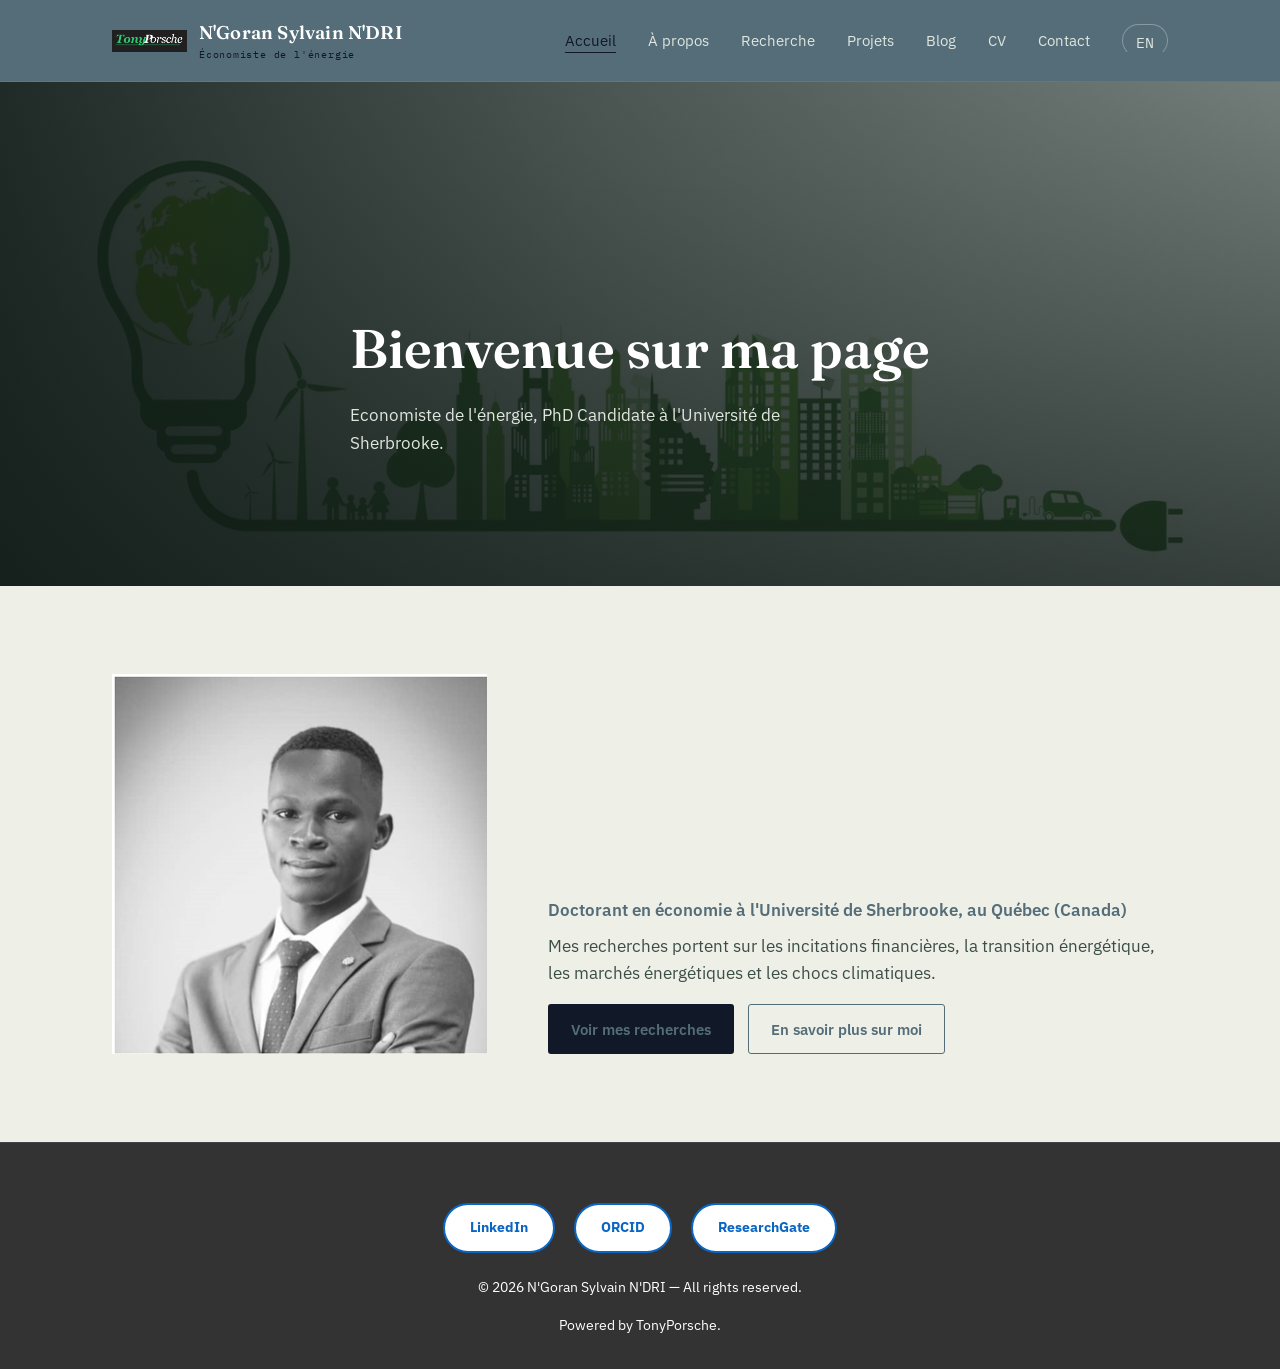
<file: index.html>
<!DOCTYPE html>
<html lang="fr">
<head>
<meta charset="UTF-8">
<meta name="viewport" content="width=device-width, initial-scale=1.0">
<title>N'Goran Sylvain N'DRI - Économiste de l'énergie</title>

<link rel="preconnect" href="https://fonts.googleapis.com">
<link rel="preconnect" href="https://fonts.gstatic.com" crossorigin>
<link href="https://fonts.googleapis.com/css2?family=Fraunces:ital,opsz,wght@0,9..144,400;0,9..144,600;1,9..144,500&family=IBM+Plex+Sans:wght@400;500;600&family=IBM+Plex+Mono:wght@400;500&display=swap" rel="stylesheet">
<link rel="stylesheet" href="assets/css/style.css">
<link rel="icon" href="data:,">
</head>
<body>

<a class="skip-link" href="#main">Aller au contenu</a>

<header class="site-header">
  <nav class="nav">
    <a class="wordmark" href="index.html">
      <img class="wordmark-logo" src="assets/img/logo.png" alt="" width="126" height="22" style="height:22px;width:auto;display:block;">
      <span>N'Goran Sylvain N'DRI<small>Économiste de l'énergie</small></span>
    </a>
    <button class="nav-toggle" aria-expanded="false" aria-label="Ouvrir le menu">☰</button>
    <ul class="nav-links">
      <li><a href="index.html" aria-current="page">Accueil</a></li>
      <li><a href="a-propos.html">À propos</a></li>
      <li><a href="recherche.html">Recherche</a></li>
      <li><a href="projets.html">Projets</a></li>
      <li><a href="blog.html">Blog</a></li>
      <li><a href="cv.html">CV</a></li>
      <li><a href="contact.html">Contact</a></li>
      <li><a class="lang-link" href="en/index.html">EN</a></li>
    </ul>
  </nav>
</header>

<main id="main">

  <section class="hero banner-photo" style="background-image:url('assets/img/banners/home.jpg');">
    <div class="container">

      <div class="hero-text">
        <h1>Bienvenue sur ma page</h1>
        <p class="hero-lede">Economiste de l'énergie, PhD Candidate à l'Université de Sherbrooke.</p>
      </div>
    </div>
  </section>

<section class="home-intro">
  <div class="container home-intro-content">

    <!-- Photo à gauche -->
    <div class="home-photo">
      <img src="assets/img/portrait.png" alt="N'Goran Sylvain N'DRI">
    </div>

    <!-- Texte à droite -->
    <div class="home-text">
      <p style="font-weight:600;color:var(--teal);margin-bottom:10px;">
        Doctorant en économie à l'Université de Sherbrooke, au Québec (Canada)
      </p>

      <p>
        Mes recherches portent sur les incitations financières, la transition
        énergétique, les marchés énergétiques et les chocs climatiques.
      </p>

      <div class="hero-actions">
        <a class="btn btn-primary" href="recherche.html">
          Voir mes recherches
        </a>

        <a class="btn btn-outline" href="a-propos.html">
          En savoir plus sur moi
        </a>
      </div>
    </div>

  </div>
</section>

</main>

<footer class="site-footer">
  <div class="container">

    <!-- Boutons réseaux -->
<div style="text-align:center; margin-top:20px;">

    <a href="https://www.linkedin.com/in/sylvainndri/"
       target="_blank"
       style="
           display:inline-block;
           margin:8px;
           padding:12px 25px;
           background:#ffffff;
           color:#0A66C2;
           text-decoration:none;
           border-radius:30px;
           font-weight:bold;
           border:2px solid #0A66C2;">
        LinkedIn
    </a>

    <a href="https://orcid.org/0009-0001-8800-6380"
       target="_blank"
       style="
           display:inline-block;
           margin:8px;
           padding:12px 25px;
           background:#ffffff;
           color:#0A66C2;
           text-decoration:none;
           border-radius:30px;
           font-weight:bold;
           border:2px solid #0A66C2;">
        ORCID
    </a>

    <a href="https://www.researchgate.net/profile/Ngoran-Sylvain-Ndri"
       target="_blank"
       style="
           display:inline-block;
           margin:8px;
           padding:12px 25px;
           background:#ffffff;
           color:#0A66C2;
           text-decoration:none;
           border-radius:30px;
           font-weight:bold;
           border:2px solid #0A66C2;">
        ResearchGate
    </a>

</div>

    <!-- Copyright -->
    <span>© 2026 N'Goran Sylvain N'DRI — All rights reserved.</span>
    <span>Powered by TonyPorsche.</span>


  </div>
</footer>

<script src="assets/js/script.js"></script>
</body>
</html>
</file>
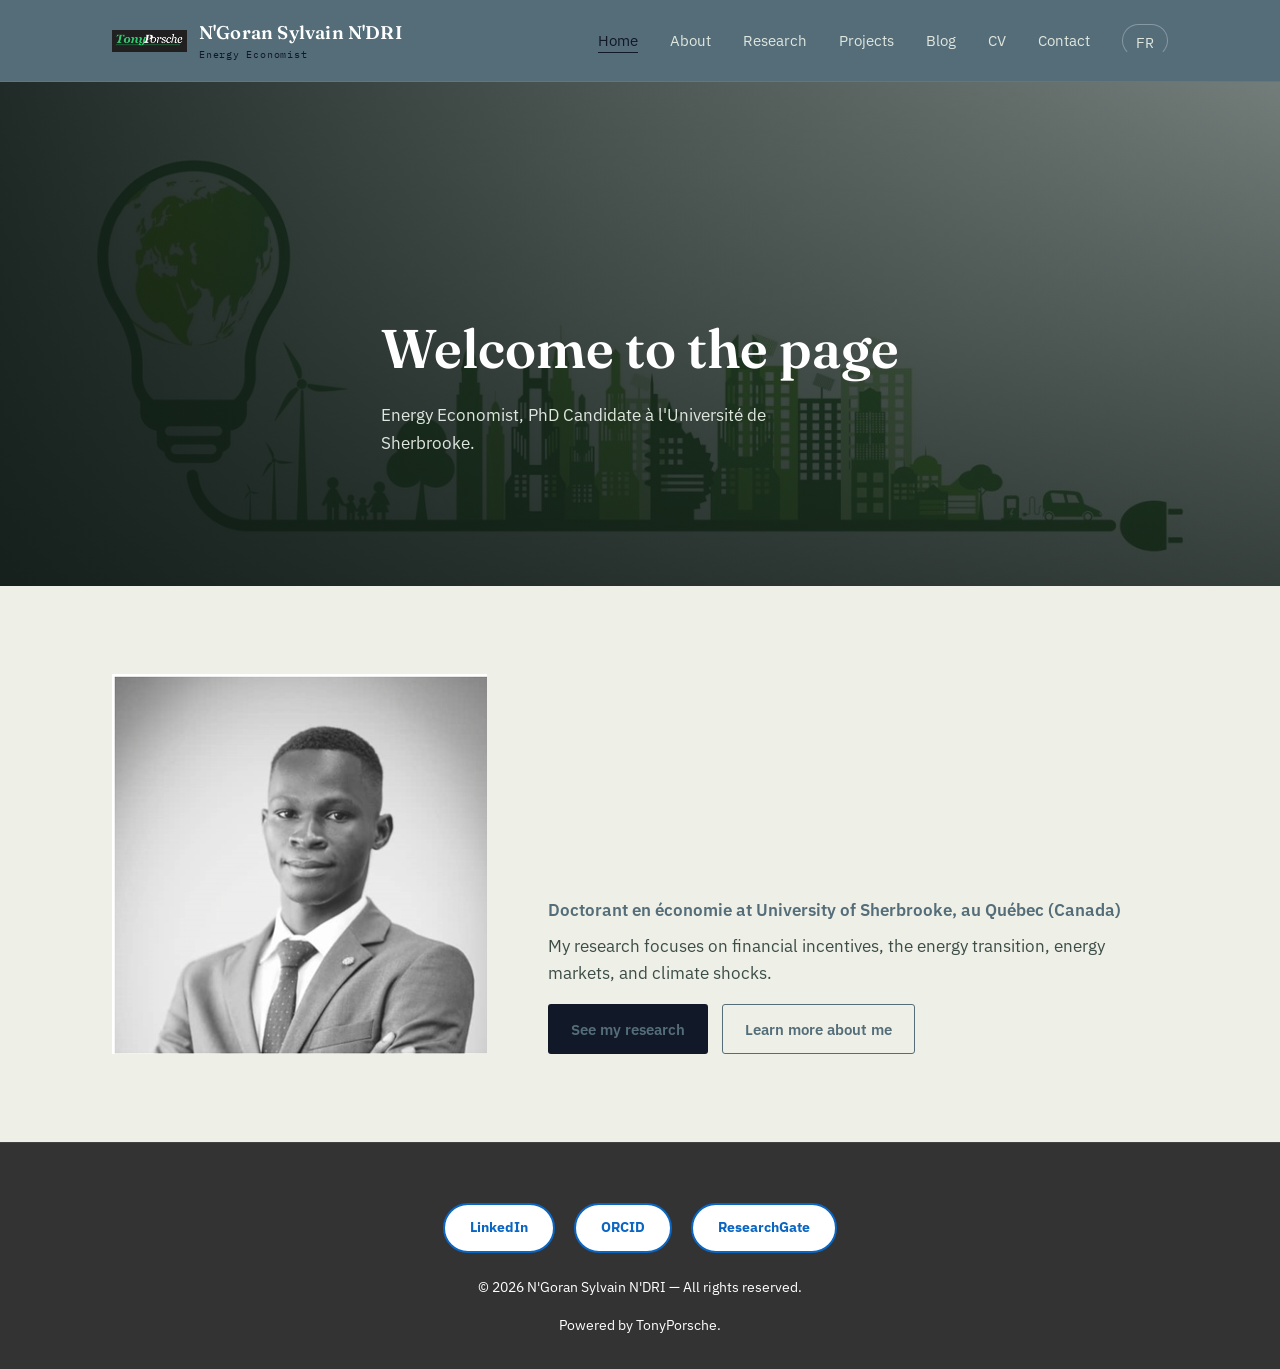
<file: en/index.html>
<!DOCTYPE html>
<html lang="en">
<head>
<meta charset="UTF-8">
<meta name="viewport" content="width=device-width, initial-scale=1.0">
<title>N'Goran Sylvain N'DRI - Energy Economist</title>

<link rel="preconnect" href="https://fonts.googleapis.com">
<link rel="preconnect" href="https://fonts.gstatic.com" crossorigin>
<link href="https://fonts.googleapis.com/css2?family=Fraunces:ital,opsz,wght@0,9..144,400;0,9..144,600;1,9..144,500&family=IBM+Plex+Sans:wght@400;500;600&family=IBM+Plex+Mono:wght@400;500&display=swap" rel="stylesheet">
<link rel="stylesheet" href="../assets/css/style.css">
<link rel="icon" href="data:,">
</head>
<body>

<a class="skip-link" href="#main">Skip to content</a>

<header class="site-header">
  <nav class="nav">
    <a class="wordmark" href="index.html">
      <img class="wordmark-logo" src="../assets/img/logo.png" alt="" width="126" height="22" style="height:22px;width:auto;display:block;">
      <span>N'Goran Sylvain N'DRI<small>Energy Economist</small></span>
    </a>
    <button class="nav-toggle" aria-expanded="false" aria-label="Open menu">☰</button>
    <ul class="nav-links">
      <li><a href="index.html" aria-current="page">Home</a></li>
      <li><a href="about.html">About</a></li>
      <li><a href="research.html">Research</a></li>
      <li><a href="projects.html">Projects</a></li>
      <li><a href="blog.html">Blog</a></li>
      <li><a href="cv.html">CV</a></li>
      <li><a href="contact.html">Contact</a></li>
      <li><a class="lang-link" href="../index.html">FR</a></li>
    </ul>
  </nav>
</header>

<main id="main">

  <section class="hero banner-photo" style="background-image:url('../assets/img/banners/home.jpg');">
    <div class="container">

      <div class="hero-text">
        <h1>Welcome to the page</h1>
        <p class="hero-lede">Energy Economist, PhD Candidate à l'Université de Sherbrooke.</p>
      </div>
    </div>
  </section>

<section class="home-intro">
  <div class="container home-intro-content">

    <!-- Photo à gauche -->
    <div class="home-photo">
      <img src="../assets/img/portrait.png" alt="N'Goran Sylvain N'DRI">
    </div>

    <!-- Texte à droite -->
    <div class="home-text">
      <p style="font-weight:600;color:var(--teal);margin-bottom:10px;">
        Doctorant en économie at University of Sherbrooke, au Québec (Canada)
      </p>

      <p>
        My research focuses on financial incentives, the energy transition, energy markets, and climate shocks.
      </p>

      <div class="hero-actions">
        <a class="btn btn-primary" href="research.html">
          See my research
        </a>

        <a class="btn btn-outline" href="about.html">
          Learn more about me
        </a>
      </div>
    </div>

  </div>
</section>

</main>

<footer class="site-footer">
  <div class="container">

<div style="text-align:center; margin-top:20px;">

    <a href="https://www.linkedin.com/in/sylvainndri/"
       target="_blank"
       style="
           display:inline-block;
           margin:8px;
           padding:12px 25px;
           background:#ffffff;
           color:#0A66C2;
           text-decoration:none;
           border-radius:30px;
           font-weight:bold;
           border:2px solid #0A66C2;">
        LinkedIn
    </a>

    <a href="https://orcid.org/0009-0001-8800-6380"
       target="_blank"
       style="
           display:inline-block;
           margin:8px;
           padding:12px 25px;
           background:#ffffff;
           color:#0A66C2;
           text-decoration:none;
           border-radius:30px;
           font-weight:bold;
           border:2px solid #0A66C2;">
        ORCID
    </a>

    <a href="https://www.researchgate.net/profile/Ngoran-Sylvain-Ndri"
       target="_blank"
       style="
           display:inline-block;
           margin:8px;
           padding:12px 25px;
           background:#ffffff;
           color:#0A66C2;
           text-decoration:none;
           border-radius:30px;
           font-weight:bold;
           border:2px solid #0A66C2;">
        ResearchGate
    </a>

</div>

    <!-- Copyright -->
    <span>© 2026 N'Goran Sylvain N'DRI — All rights reserved.</span>
    <span>Powered by TonyPorsche.</span>


  </div>
</footer>

<script src="../assets/js/script.js"></script>
</body>
</html>
</file>
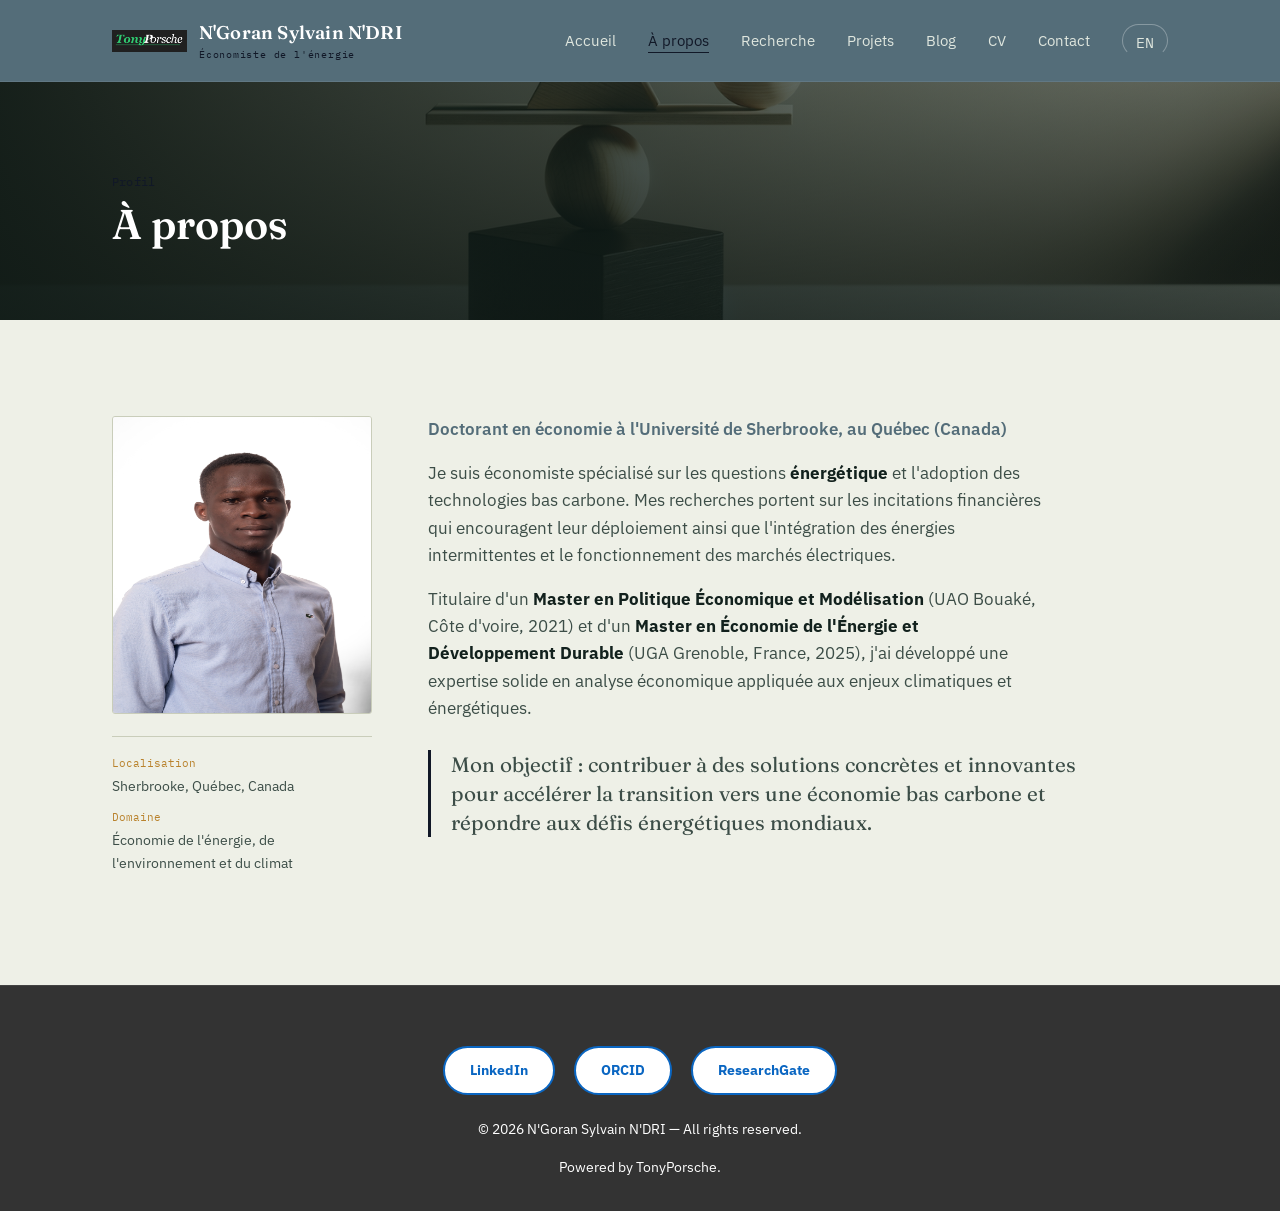
<file: a-propos.html>
<!DOCTYPE html>
<html lang="fr">
<head>
<meta charset="UTF-8">
<meta name="viewport" content="width=device-width, initial-scale=1.0">
<title>À propos - N'Goran Sylvain N'DRI</title>

<link rel="preconnect" href="https://fonts.googleapis.com">
<link rel="preconnect" href="https://fonts.gstatic.com" crossorigin>
<link href="https://fonts.googleapis.com/css2?family=Fraunces:ital,opsz,wght@0,9..144,400;0,9..144,600;1,9..144,500&family=IBM+Plex+Sans:wght@400;500;600&family=IBM+Plex+Mono:wght@400;500&display=swap" rel="stylesheet">
<link rel="stylesheet" href="assets/css/style.css">
<link rel="icon" href="data:,">
</head>
<body>

<a class="skip-link" href="#main">Aller au contenu</a>

<header class="site-header">
  <nav class="nav">
    <a class="wordmark" href="index.html">
      <img class="wordmark-logo" src="assets/img/logo.png" alt="" width="126" height="22" style="height:22px;width:auto;display:block;">
      <span>N'Goran Sylvain N'DRI<small>Économiste de l'énergie</small></span>
    </a>
    <button class="nav-toggle" aria-expanded="false" aria-label="Ouvrir le menu">☰</button>
    <ul class="nav-links">
      <li><a href="index.html">Accueil</a></li>
      <li><a href="a-propos.html" aria-current="page">À propos</a></li>
      <li><a href="recherche.html">Recherche</a></li>
      <li><a href="projets.html">Projets</a></li>
      <li><a href="blog.html">Blog</a></li>
      <li><a href="cv.html">CV</a></li>
      <li><a href="contact.html">Contact</a></li>
      <li><a class="lang-link" href="en/about.html">EN</a></li>
    </ul>
  </nav>
</header>

<main id="main">

  <section class="page-banner banner-photo" style="background-image:url('assets/img/banners/about.webp');">
    <div class="container">
      <span class="eyebrow">Profil</span>
      <h1>À propos</h1>
    </div>
  </section>

  <section>
    <div class="container about-grid">
      <div class="about-side">
        <div class="about-portrait">
          <img src="assets/img/portrait.jpg" alt="Portrait de N'Goran Sylvain N'DRI" width="260" height="298">
        </div>
        <dl class="about-credentials">
          <dt>Localisation</dt>
          <dd>Sherbrooke, Québec, Canada</dd>
          <dt>Domaine</dt>
          <dd>Économie de l'énergie, de l'environnement et du climat</dd>
        </dl>
      </div>
      <div class="about-body">
        <p style="font-weight:600;color:var(--teal);">Doctorant en économie à l'Université de Sherbrooke, au Québec (Canada)</p>
        <p>Je suis économiste spécialisé sur les questions <strong>énergétique</strong> et l'adoption des technologies bas carbone. Mes recherches portent sur les incitations financières qui encouragent leur déploiement ainsi que l'intégration des énergies intermittentes et le fonctionnement des marchés électriques.</p>
        <p>Titulaire d'un <strong>Master en Politique Économique et Modélisation</strong> (UAO Bouaké, Côte d'voire, 2021) et d'un <strong>Master en Économie de l'Énergie et Développement Durable</strong> (UGA Grenoble, France, 2025), j'ai développé une expertise solide en analyse économique appliquée aux enjeux climatiques et énergétiques.</p>
        <p class="pull-goal">Mon objectif&nbsp;: contribuer à des solutions concrètes et innovantes pour accélérer la transition vers une économie bas carbone et répondre aux défis énergétiques mondiaux.</p>
      </div>
    </div>
  </section>

</main>

<footer class="site-footer">
  <div class="container">

    <!-- Boutons réseaux -->
<div style="text-align:center; margin-top:20px;">

    <a href="https://www.linkedin.com/in/sylvainndri/"
       target="_blank"
       style="
           display:inline-block;
           margin:8px;
           padding:12px 25px;
           background:#ffffff;
           color:#0A66C2;
           text-decoration:none;
           border-radius:30px;
           font-weight:bold;
           border:2px solid #0A66C2;">
        LinkedIn
    </a>

    <a href="https://orcid.org/0009-0001-8800-6380"
       target="_blank"
       style="
           display:inline-block;
           margin:8px;
           padding:12px 25px;
           background:#ffffff;
           color:#0A66C2;
           text-decoration:none;
           border-radius:30px;
           font-weight:bold;
           border:2px solid #0A66C2;">
        ORCID
    </a>

    <a href="https://www.researchgate.net/profile/Ngoran-Sylvain-Ndri"
       target="_blank"
       style="
           display:inline-block;
           margin:8px;
           padding:12px 25px;
           background:#ffffff;
           color:#0A66C2;
           text-decoration:none;
           border-radius:30px;
           font-weight:bold;
           border:2px solid #0A66C2;">
        ResearchGate
    </a>

</div>

    <!-- Copyright -->
    <span>© 2026 N'Goran Sylvain N'DRI — All rights reserved.</span>
    <span>Powered by TonyPorsche.</span>


  </div>
</footer>

<script src="assets/js/script.js"></script>
</body>
</html>
</file>
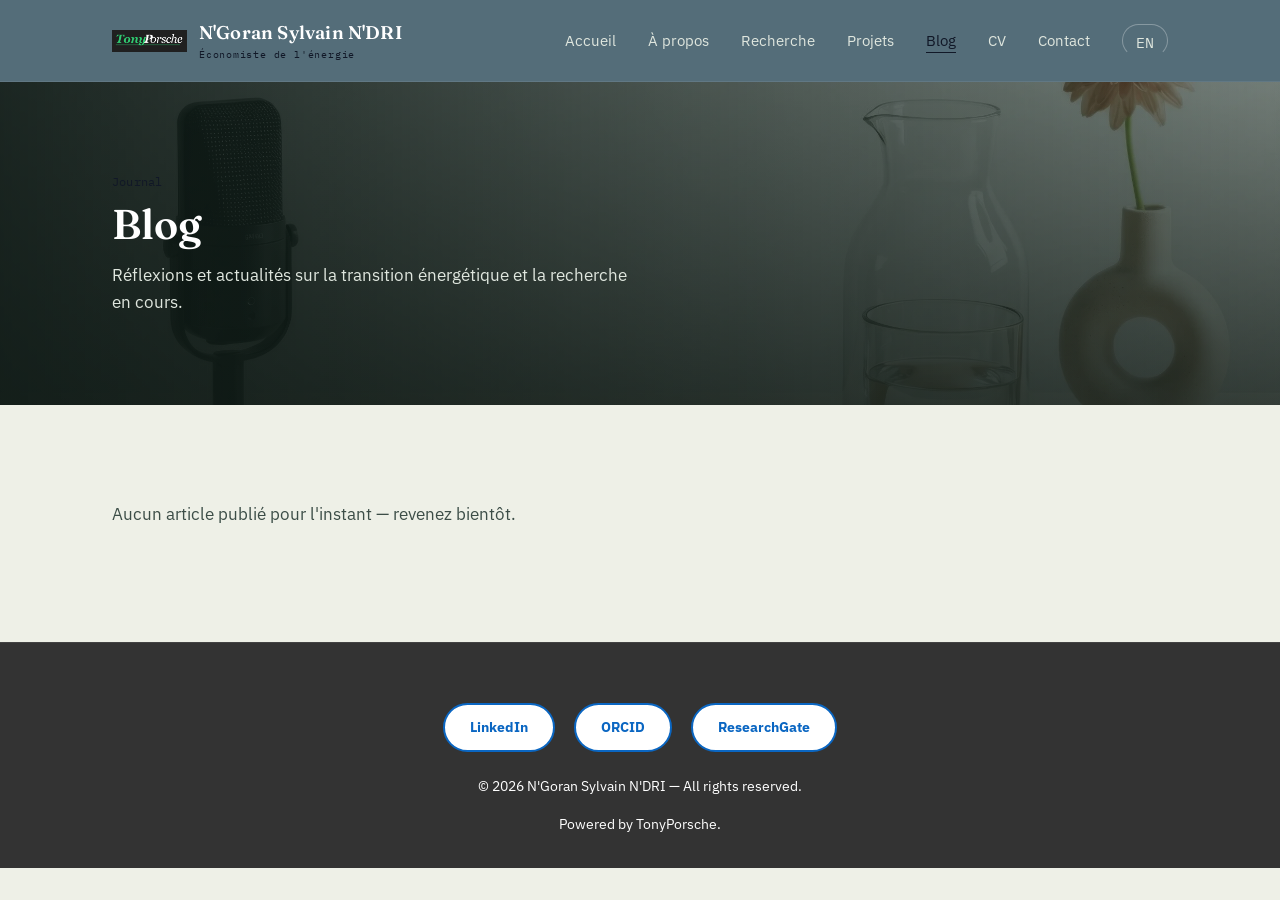
<file: blog.html>
<!DOCTYPE html>
<html lang="fr">
<head>
<meta charset="UTF-8">
<meta name="viewport" content="width=device-width, initial-scale=1.0">
<title>Blog - N'Goran Sylvain N'DRI</title>

<link rel="preconnect" href="https://fonts.googleapis.com">
<link rel="preconnect" href="https://fonts.gstatic.com" crossorigin>
<link href="https://fonts.googleapis.com/css2?family=Fraunces:ital,opsz,wght@0,9..144,400;0,9..144,600;1,9..144,500&family=IBM+Plex+Sans:wght@400;500;600&family=IBM+Plex+Mono:wght@400;500&display=swap" rel="stylesheet">
<link rel="stylesheet" href="assets/css/style.css">
<link rel="icon" href="data:,">
</head>
<body>

<a class="skip-link" href="#main">Aller au contenu</a>

<header class="site-header">
  <nav class="nav">
    <a class="wordmark" href="index.html">
      <img class="wordmark-logo" src="assets/img/logo.png" alt="" width="126" height="22" style="height:22px;width:auto;display:block;">
      <span>N'Goran Sylvain N'DRI<small>Économiste de l'énergie</small></span>
    </a>
    <button class="nav-toggle" aria-expanded="false" aria-label="Ouvrir le menu">☰</button>
    <ul class="nav-links">
      <li><a href="index.html">Accueil</a></li>
      <li><a href="a-propos.html">À propos</a></li>
      <li><a href="recherche.html">Recherche</a></li>
      <li><a href="projets.html">Projets</a></li>
      <li><a href="blog.html" aria-current="page">Blog</a></li>
      <li><a href="cv.html">CV</a></li>
      <li><a href="contact.html">Contact</a></li>
      <li><a class="lang-link" href="en/blog.html">EN</a></li>
    </ul>
  </nav>
</header>

<main id="main">

  <section class="page-banner banner-photo" style="background-image:url('assets/img/banners/blog.webp');">
    <div class="container">
      <span class="eyebrow">Journal</span>
      <h1>Blog</h1>
      <p>Réflexions et actualités sur la transition énergétique et la recherche en cours.</p>
    </div>
  </section>

  <section>
    <div class="container">
      <p style="color:var(--ink-soft);">Aucun article publié pour l'instant&nbsp;— revenez bientôt.</p>
    </div>
  </section>

</main>

<footer class="site-footer">
  <div class="container">

    <!-- Boutons réseaux -->
<div style="text-align:center; margin-top:20px;">

    <a href="https://www.linkedin.com/in/sylvainndri/"
       target="_blank"
       style="
           display:inline-block;
           margin:8px;
           padding:12px 25px;
           background:#ffffff;
           color:#0A66C2;
           text-decoration:none;
           border-radius:30px;
           font-weight:bold;
           border:2px solid #0A66C2;">
        LinkedIn
    </a>

    <a href="https://orcid.org/0009-0001-8800-6380"
       target="_blank"
       style="
           display:inline-block;
           margin:8px;
           padding:12px 25px;
           background:#ffffff;
           color:#0A66C2;
           text-decoration:none;
           border-radius:30px;
           font-weight:bold;
           border:2px solid #0A66C2;">
        ORCID
    </a>

    <a href="https://www.researchgate.net/profile/Ngoran-Sylvain-Ndri"
       target="_blank"
       style="
           display:inline-block;
           margin:8px;
           padding:12px 25px;
           background:#ffffff;
           color:#0A66C2;
           text-decoration:none;
           border-radius:30px;
           font-weight:bold;
           border:2px solid #0A66C2;">
        ResearchGate
    </a>

</div>
    <!-- Copyright -->
    <span>© 2026 N'Goran Sylvain N'DRI — All rights reserved.</span>
    <span>Powered by TonyPorsche.</span>


  </div>
</footer>

<script src="assets/js/script.js"></script>
</body>
</html>
</file>
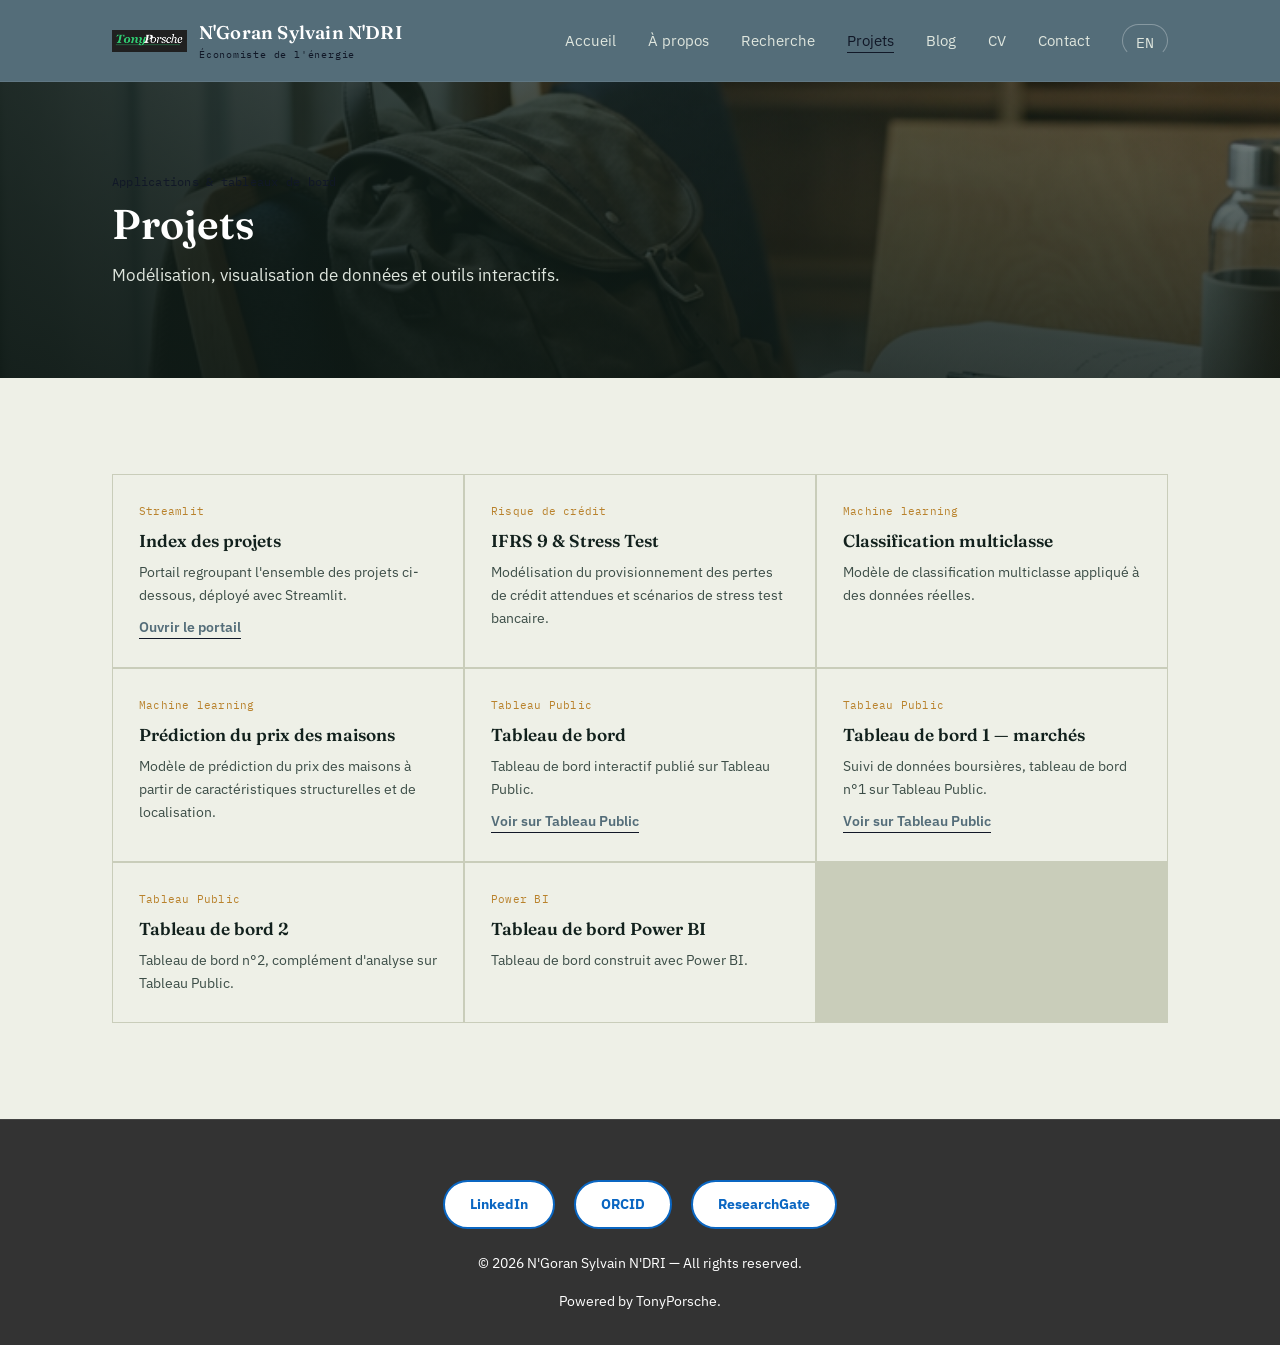
<file: projets.html>
<!DOCTYPE html>
<html lang="fr">
<head>
<meta charset="UTF-8">
<meta name="viewport" content="width=device-width, initial-scale=1.0">
<title>Projets - N'Goran Sylvain N'DRI</title>

<link rel="preconnect" href="https://fonts.googleapis.com">
<link rel="preconnect" href="https://fonts.gstatic.com" crossorigin>
<link href="https://fonts.googleapis.com/css2?family=Fraunces:ital,opsz,wght@0,9..144,400;0,9..144,600;1,9..144,500&family=IBM+Plex+Sans:wght@400;500;600&family=IBM+Plex+Mono:wght@400;500&display=swap" rel="stylesheet">
<link rel="stylesheet" href="assets/css/style.css">
<link rel="icon" href="data:,">
</head>
<body>

<a class="skip-link" href="#main">Aller au contenu</a>

<header class="site-header">
  <nav class="nav">
    <a class="wordmark" href="index.html">
      <img class="wordmark-logo" src="assets/img/logo.png" alt="" width="126" height="22" style="height:22px;width:auto;display:block;">
      <span>N'Goran Sylvain N'DRI<small>Économiste de l'énergie</small></span>
    </a>
    <button class="nav-toggle" aria-expanded="false" aria-label="Ouvrir le menu">☰</button>
    <ul class="nav-links">
      <li><a href="index.html">Accueil</a></li>
      <li><a href="a-propos.html">À propos</a></li>
      <li><a href="recherche.html">Recherche</a></li>
      <li><a href="projets.html" aria-current="page">Projets</a></li>
      <li><a href="blog.html">Blog</a></li>
      <li><a href="cv.html">CV</a></li>
      <li><a href="contact.html">Contact</a></li>
      <li><a class="lang-link" href="en/projects.html">EN</a></li>
    </ul>
  </nav>
</header>

<main id="main">

  <section class="page-banner banner-photo" style="background-image:url('assets/img/banners/project.webp');">
    <div class="container">
      <span class="eyebrow">Applications &amp; tableaux de bord</span>
      <h1>Projets</h1>
      <p>Modélisation, visualisation de données et outils interactifs.</p>
    </div>
  </section>

  <section>
    <div class="container">
      <div class="project-grid">
        <div class="project-card">
          <span class="project-tag">Streamlit</span>
          <h3>Index des projets</h3>
          <p>Portail regroupant l'ensemble des projets ci-dessous, déployé avec Streamlit.</p>
          <a href="https://sylvainndri-ndri-index-3czarp.streamlit.app/" target="_blank" rel="noopener">Ouvrir le portail</a>
        </div>
        <div class="project-card">
          <span class="project-tag">Risque de crédit</span>
          <h3>IFRS 9 & Stress Test</h3>
          <p>Modélisation du provisionnement des pertes de crédit attendues et scénarios de stress test bancaire.</p>
        </div>
        <div class="project-card">
          <span class="project-tag">Machine learning</span>
          <h3>Classification multiclasse</h3>
          <p>Modèle de classification multiclasse appliqué à des données réelles.</p>
        </div>
        <div class="project-card">
          <span class="project-tag">Machine learning</span>
          <h3>Prédiction du prix des maisons</h3>
          <p>Modèle de prédiction du prix des maisons à partir de caractéristiques structurelles et de localisation.</p>
        </div>
        <div class="project-card">
          <span class="project-tag">Tableau Public</span>
          <h3>Tableau de bord</h3>
          <p>Tableau de bord interactif publié sur Tableau Public.</p>
          <a href="https://public.tableau.com/app/profile/tony5276/viz/Tableaudebord_16713179649930/Tableaudebord" target="_blank" rel="noopener">Voir sur Tableau Public</a>
        </div>
        <div class="project-card">
          <span class="project-tag">Tableau Public</span>
          <h3>Tableau de bord 1 — marchés</h3>
          <p>Suivi de données boursières, tableau de bord n°1 sur Tableau Public.</p>
          <a href="https://public.tableau.com/app/profile/tony5276/viz/Stock_16720822769790/Tableaudebord1" target="_blank" rel="noopener">Voir sur Tableau Public</a>
        </div>
        <div class="project-card">
          <span class="project-tag">Tableau Public</span>
          <h3>Tableau de bord 2</h3>
          <p>Tableau de bord n°2, complément d'analyse sur Tableau Public.</p>
        </div>
        <div class="project-card">
          <span class="project-tag">Power BI</span>
          <h3>Tableau de bord Power BI</h3>
          <p>Tableau de bord construit avec Power BI.</p>
        </div>
      </div>
    </div>
  </section>

</main>

<footer class="site-footer">
  <div class="container">

    <!-- Boutons réseaux -->
<div style="text-align:center; margin-top:20px;">

    <a href="https://www.linkedin.com/in/sylvainndri/"
       target="_blank"
       style="
           display:inline-block;
           margin:8px;
           padding:12px 25px;
           background:#ffffff;
           color:#0A66C2;
           text-decoration:none;
           border-radius:30px;
           font-weight:bold;
           border:2px solid #0A66C2;">
        LinkedIn
    </a>

    <a href="https://orcid.org/0009-0001-8800-6380"
       target="_blank"
       style="
           display:inline-block;
           margin:8px;
           padding:12px 25px;
           background:#ffffff;
           color:#0A66C2;
           text-decoration:none;
           border-radius:30px;
           font-weight:bold;
           border:2px solid #0A66C2;">
        ORCID
    </a>

    <a href="https://www.researchgate.net/profile/Ngoran-Sylvain-Ndri"
       target="_blank"
       style="
           display:inline-block;
           margin:8px;
           padding:12px 25px;
           background:#ffffff;
           color:#0A66C2;
           text-decoration:none;
           border-radius:30px;
           font-weight:bold;
           border:2px solid #0A66C2;">
        ResearchGate
    </a>

</div>

    <!-- Copyright -->
    <span>© 2026 N'Goran Sylvain N'DRI — All rights reserved.</span>
    <span>Powered by TonyPorsche.</span>


  </div>
</footer>

<script src="assets/js/script.js"></script>
</body>
</html>
</file>
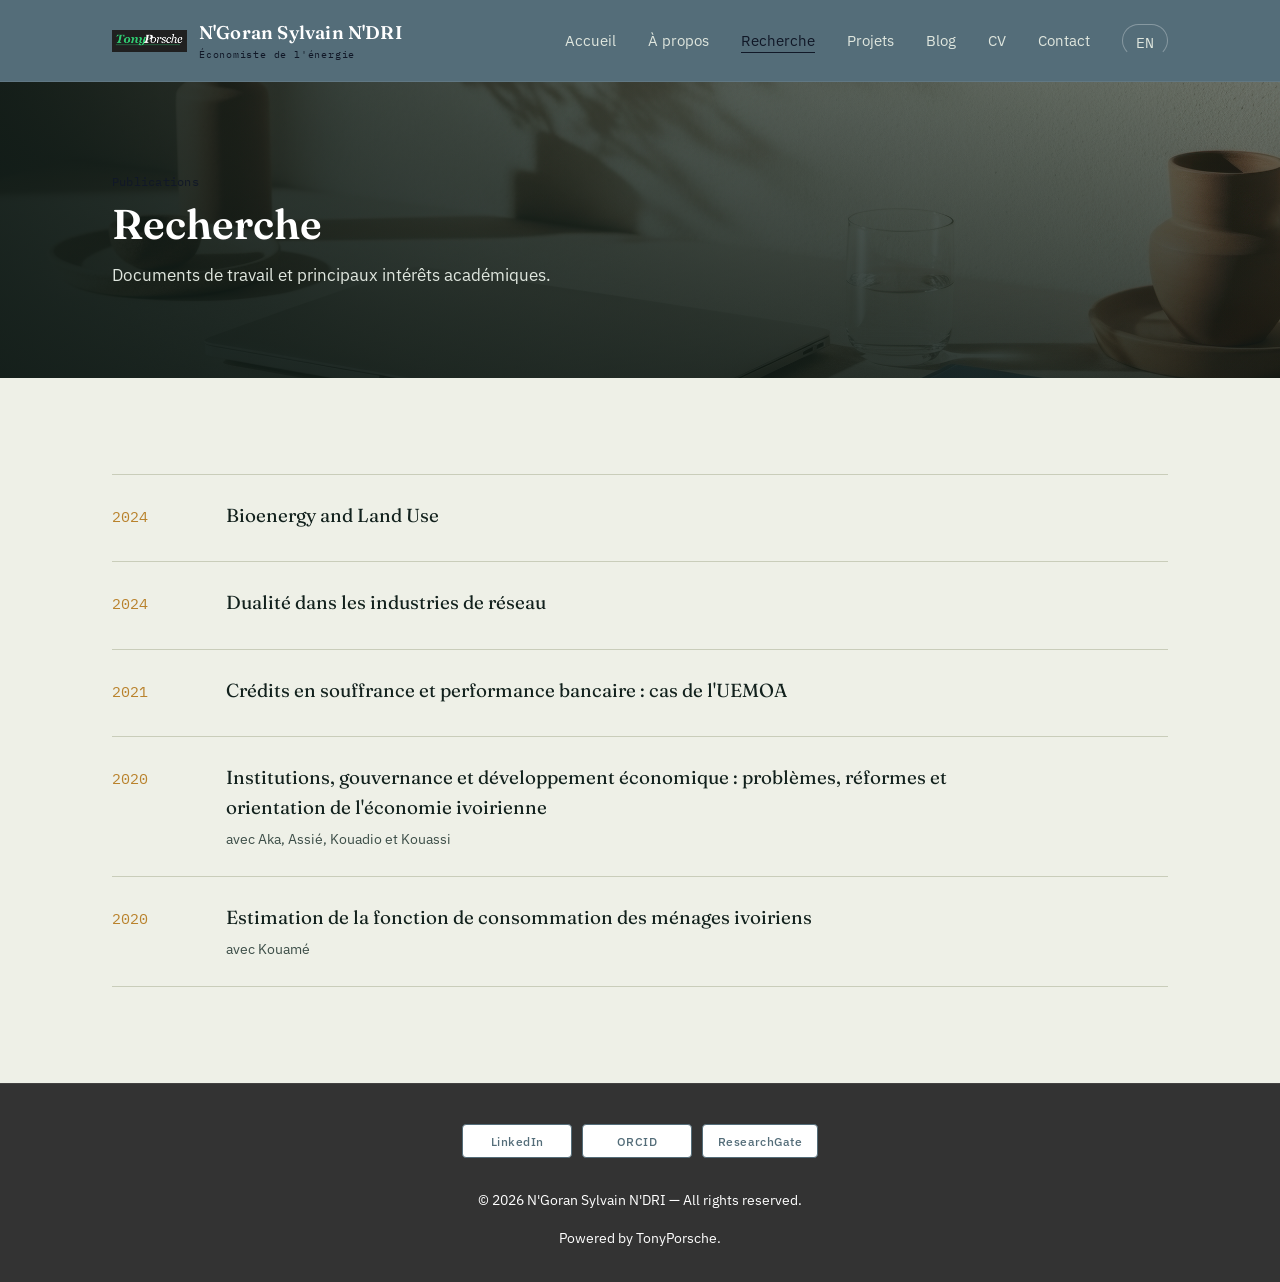
<file: recherche.html>
<!DOCTYPE html>
<html lang="fr">
<head>
<meta charset="UTF-8">
<meta name="viewport" content="width=device-width, initial-scale=1.0">
<title>Recherche - N'Goran Sylvain N'DRI</title>

<link rel="preconnect" href="https://fonts.googleapis.com">
<link rel="preconnect" href="https://fonts.gstatic.com" crossorigin>
<link href="https://fonts.googleapis.com/css2?family=Fraunces:ital,opsz,wght@0,9..144,400;0,9..144,600;1,9..144,500&family=IBM+Plex+Sans:wght@400;500;600&family=IBM+Plex+Mono:wght@400;500&display=swap" rel="stylesheet">
<link rel="stylesheet" href="assets/css/style.css">
<link rel="icon" href="data:,">
</head>
<body>

<a class="skip-link" href="#main">Aller au contenu</a>

<header class="site-header">
  <nav class="nav">
    <a class="wordmark" href="index.html">
      <img class="wordmark-logo" src="assets/img/logo.png" alt="" width="126" height="22" style="height:22px;width:auto;display:block;">
      <span>N'Goran Sylvain N'DRI<small>Économiste de l'énergie</small></span>
    </a>
    <button class="nav-toggle" aria-expanded="false" aria-label="Ouvrir le menu">☰</button>
    <ul class="nav-links">
      <li><a href="index.html">Accueil</a></li>
      <li><a href="a-propos.html">À propos</a></li>
      <li><a href="recherche.html" aria-current="page">Recherche</a></li>
      <li><a href="projets.html">Projets</a></li>
      <li><a href="blog.html">Blog</a></li>
      <li><a href="cv.html">CV</a></li>
      <li><a href="contact.html">Contact</a></li>
      <li><a class="lang-link" href="en/research.html">EN</a></li>
    </ul>
  </nav>
</header>

<main id="main">

  <section class="page-banner banner-photo" style="background-image:url('assets/img/banners/research.jpg');">
    <div class="container">
      <span class="eyebrow">Publications</span>
      <h1>Recherche</h1>
      <p>Documents de travail et principaux intérêts académiques.</p>
    </div>
  </section>

  <section>
    <div class="container">
      <ul class="paper-list">
        <li class="paper-item">
          <span class="paper-year">2024</span>
          <div>
            <p class="paper-title">Bioenergy and Land Use</p>
            
          </div>
        </li>
        <li class="paper-item">
          <span class="paper-year">2024</span>
          <div>
            <p class="paper-title">Dualité dans les industries de réseau</p>
            
          </div>
        </li>
        <li class="paper-item">
          <span class="paper-year">2021</span>
          <div>
            <p class="paper-title">Crédits en souffrance et performance bancaire&nbsp;: cas de l'UEMOA</p>
            
          </div>
        </li>
        <li class="paper-item">
          <span class="paper-year">2020</span>
          <div>
            <p class="paper-title">Institutions, gouvernance et développement économique&nbsp;: problèmes, réformes et orientation de l'économie ivoirienne</p>
            <p class="paper-coauthors">avec Aka, Assié, Kouadio et Kouassi</p>
          </div>
        </li>
        <li class="paper-item">
          <span class="paper-year">2020</span>
          <div>
            <p class="paper-title">Estimation de la fonction de consommation des ménages ivoiriens</p>
            <p class="paper-coauthors">avec Kouamé</p>
          </div>
        </li>
      </ul>
    </div>
  </section>

</main>

<footer class="site-footer">
  <div class="container">

    <!-- Boutons réseaux -->
    <div class="footer-links">
      <a href="https://www.linkedin.com/in/sylvainndri/"
         target="_blank"
         rel="noopener noreferrer">
        LinkedIn
      </a>

      <a href="https://orcid.org/0009-0001-8800-6380"
         target="_blank"
         rel="noopener noreferrer">
        ORCID
      </a>

      <a href="https://www.researchgate.net/profile/Ngoran-Sylvain-Ndri"
         target="_blank"
         rel="noopener noreferrer">
        ResearchGate
      </a>
    </div>

    <!-- Copyright -->
    <span>© 2026 N'Goran Sylvain N'DRI — All rights reserved.</span>
    <span>Powered by TonyPorsche.</span>


  </div>
</footer>

<script src="assets/js/script.js"></script>
</body>
</html>
</file>
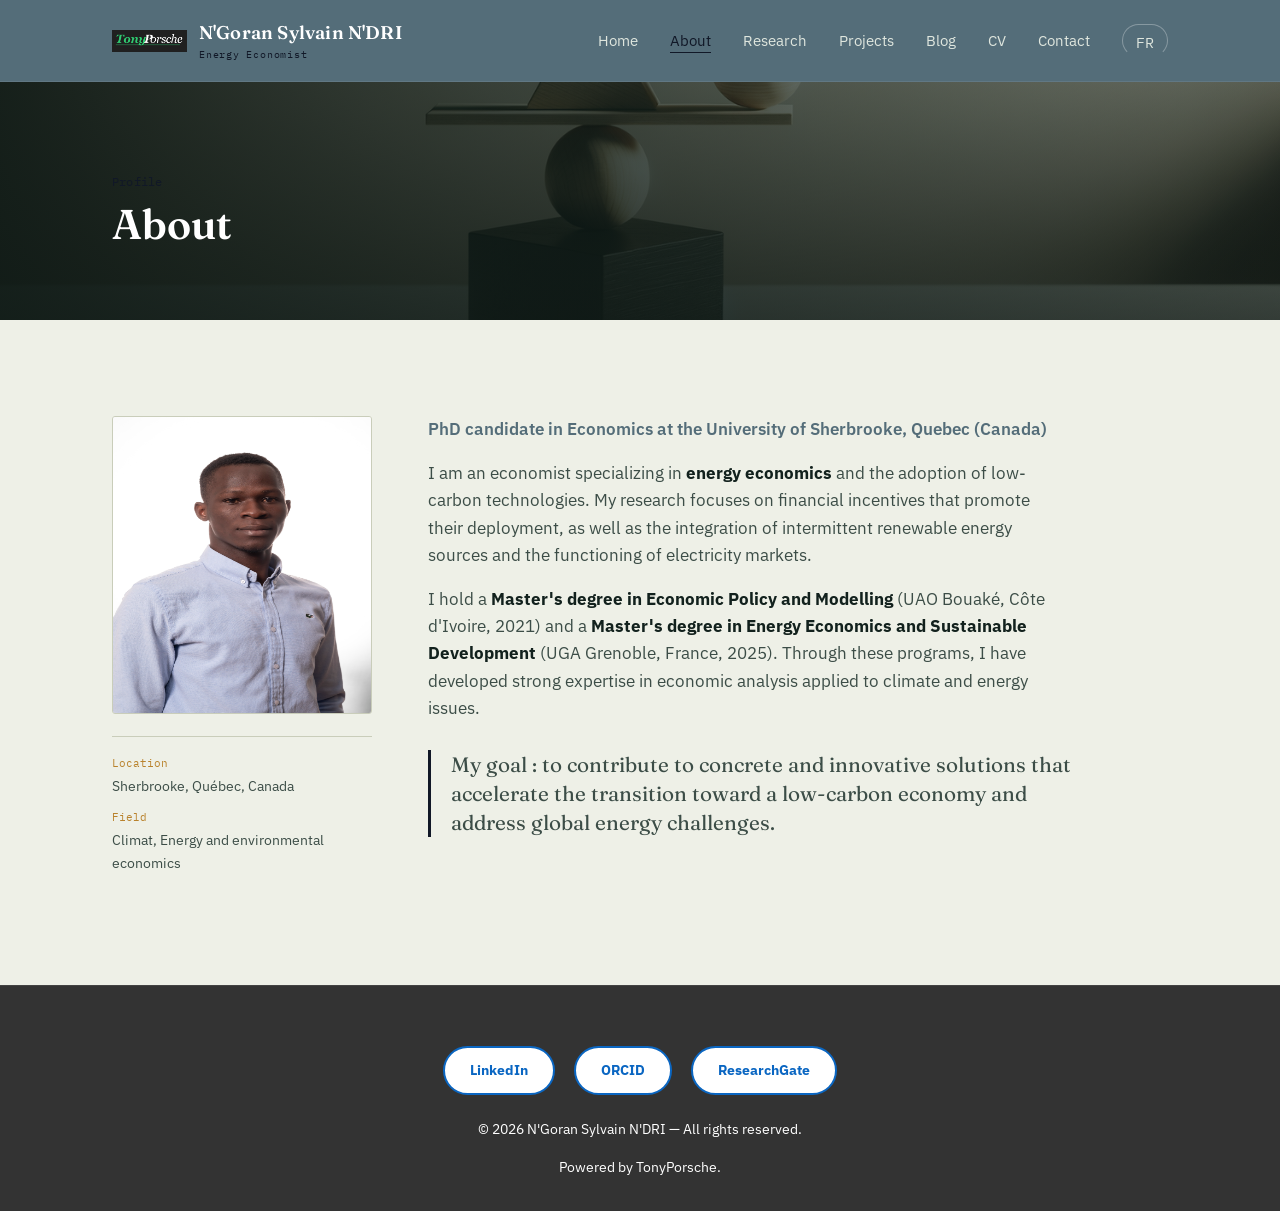
<file: en/about.html>
<!DOCTYPE html>
<html lang="en">
<head>
<meta charset="UTF-8">
<meta name="viewport" content="width=device-width, initial-scale=1.0">
<title>About - N'Goran Sylvain N'DRI</title>

<link rel="preconnect" href="https://fonts.googleapis.com">
<link rel="preconnect" href="https://fonts.gstatic.com" crossorigin>
<link href="https://fonts.googleapis.com/css2?family=Fraunces:ital,opsz,wght@0,9..144,400;0,9..144,600;1,9..144,500&family=IBM+Plex+Sans:wght@400;500;600&family=IBM+Plex+Mono:wght@400;500&display=swap" rel="stylesheet">
<link rel="stylesheet" href="../assets/css/style.css">
<link rel="icon" href="data:,">
</head>
<body>

<a class="skip-link" href="#main">Skip to content</a>

<header class="site-header">
  <nav class="nav">
    <a class="wordmark" href="index.html">
      <img class="wordmark-logo" src="../assets/img/logo.png" alt="" width="126" height="22" style="height:22px;width:auto;display:block;">
      <span>N'Goran Sylvain N'DRI<small>Energy Economist</small></span>
    </a>
    <button class="nav-toggle" aria-expanded="false" aria-label="Open menu">☰</button>
    <ul class="nav-links">
      <li><a href="index.html">Home</a></li>
      <li><a href="about.html" aria-current="page">About</a></li>
      <li><a href="research.html">Research</a></li>
      <li><a href="projects.html">Projects</a></li>
      <li><a href="blog.html">Blog</a></li>
      <li><a href="cv.html">CV</a></li>
      <li><a href="contact.html">Contact</a></li>
      <li><a class="lang-link" href="../a-propos.html">FR</a></li>
    </ul>
  </nav>
</header>

<main id="main">

  <section class="page-banner banner-photo" style="background-image:url('../assets/img/banners/about.webp');">
    <div class="container">
      <span class="eyebrow">Profile</span>
      <h1>About</h1>
    </div>
  </section>

  <section>
    <div class="container about-grid">
      <div class="about-side">
        <div class="about-portrait">
          <img src="../assets/img/portrait.jpg" alt="Portrait of N'Goran Sylvain N'DRI" width="260" height="298">
        </div>
        <dl class="about-credentials">
          <dt>Location</dt>
          <dd>Sherbrooke, Québec, Canada</dd>
          <dt>Field</dt>
          <dd>Climat, Energy and environmental economics</dd>
        </dl>
      </div>
      <div class="about-body">
<p style="font-weight:600;color:var(--teal);">
  PhD candidate in Economics at the University of Sherbrooke, Quebec (Canada)
</p>

<p>
  I am an economist specializing in <strong>energy economics</strong> and the adoption of low-carbon technologies. My research focuses on financial incentives that promote their deployment, as well as the integration of intermittent renewable energy sources and the functioning of electricity markets.
</p>

<p>
  I hold a <strong>Master's degree in Economic Policy and Modelling</strong> (UAO Bouaké, Côte d'Ivoire, 2021) and a <strong>Master's degree in Energy Economics and Sustainable Development</strong> (UGA Grenoble, France, 2025). Through these programs, I have developed strong expertise in economic analysis applied to climate and energy issues.
</p>

<p class="pull-goal">
  My goal&nbsp;: to contribute to concrete and innovative solutions that accelerate the transition toward a low-carbon economy and address global energy challenges.
</p>
      </div>
    </div>
  </section>

</main>

<footer class="site-footer">
  <div class="container">

<div style="text-align:center; margin-top:20px;">

    <a href="https://www.linkedin.com/in/sylvainndri/"
       target="_blank"
       style="
           display:inline-block;
           margin:8px;
           padding:12px 25px;
           background:#ffffff;
           color:#0A66C2;
           text-decoration:none;
           border-radius:30px;
           font-weight:bold;
           border:2px solid #0A66C2;">
        LinkedIn
    </a>

    <a href="https://orcid.org/0009-0001-8800-6380"
       target="_blank"
       style="
           display:inline-block;
           margin:8px;
           padding:12px 25px;
           background:#ffffff;
           color:#0A66C2;
           text-decoration:none;
           border-radius:30px;
           font-weight:bold;
           border:2px solid #0A66C2;">
        ORCID
    </a>

    <a href="https://www.researchgate.net/profile/Ngoran-Sylvain-Ndri"
       target="_blank"
       style="
           display:inline-block;
           margin:8px;
           padding:12px 25px;
           background:#ffffff;
           color:#0A66C2;
           text-decoration:none;
           border-radius:30px;
           font-weight:bold;
           border:2px solid #0A66C2;">
        ResearchGate
    </a>

</div>

    <!-- Copyright -->
    <span>© 2026 N'Goran Sylvain N'DRI — All rights reserved.</span>
     <span>Powered by TonyPorsche.</span>


  </div>
</footer>

<script src="../assets/js/script.js"></script>
</body>
</html>
</file>
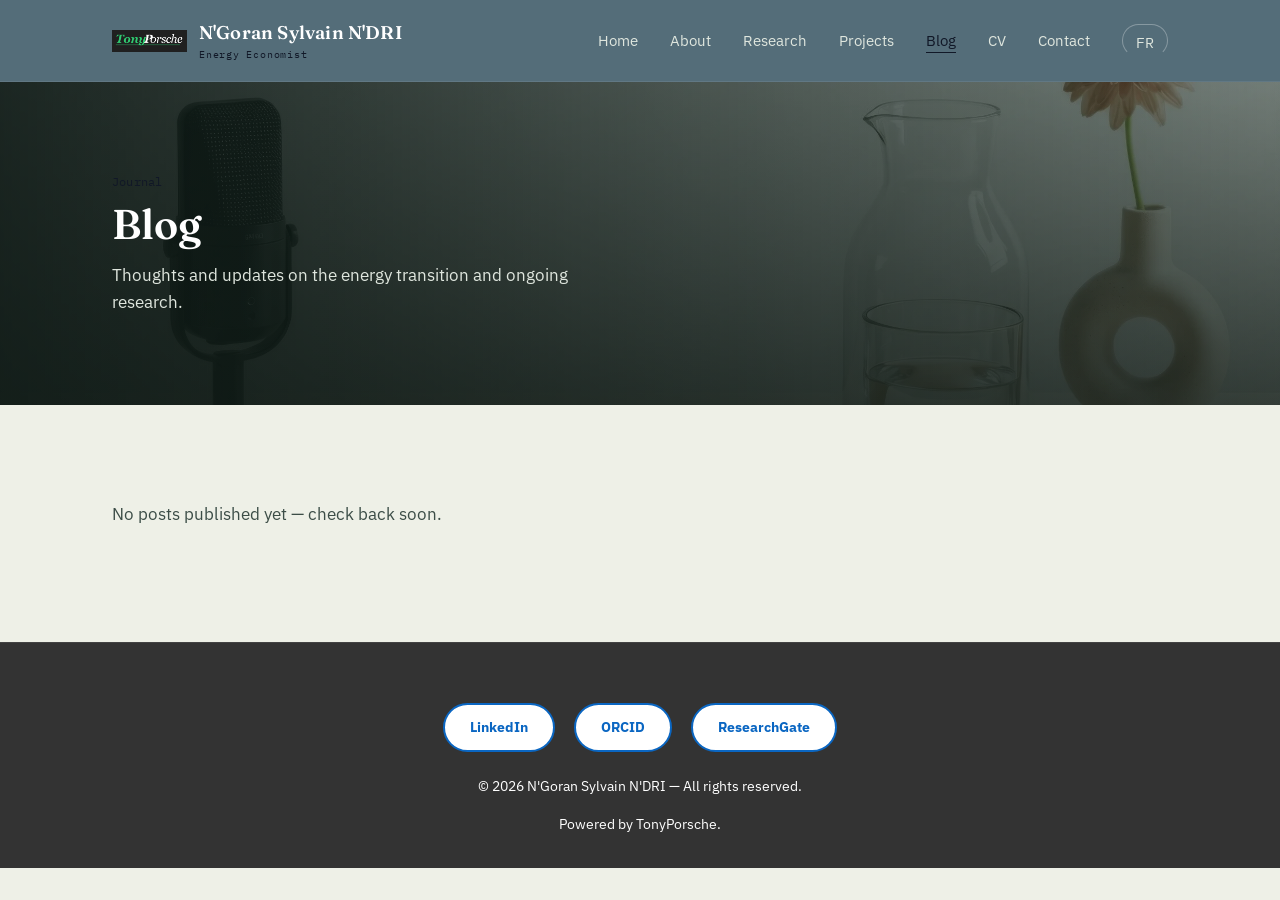
<file: en/blog.html>
<!DOCTYPE html>
<html lang="en">
<head>
<meta charset="UTF-8">
<meta name="viewport" content="width=device-width, initial-scale=1.0">
<title>Blog - N'Goran Sylvain N'DRI</title>

<link rel="preconnect" href="https://fonts.googleapis.com">
<link rel="preconnect" href="https://fonts.gstatic.com" crossorigin>
<link href="https://fonts.googleapis.com/css2?family=Fraunces:ital,opsz,wght@0,9..144,400;0,9..144,600;1,9..144,500&family=IBM+Plex+Sans:wght@400;500;600&family=IBM+Plex+Mono:wght@400;500&display=swap" rel="stylesheet">
<link rel="stylesheet" href="../assets/css/style.css">
<link rel="icon" href="data:,">
</head>
<body>

<a class="skip-link" href="#main">Skip to content</a>

<header class="site-header">
  <nav class="nav">
    <a class="wordmark" href="index.html">
      <img class="wordmark-logo" src="../assets/img/logo.png" alt="" width="126" height="22" style="height:22px;width:auto;display:block;">
      <span>N'Goran Sylvain N'DRI<small>Energy Economist</small></span>
    </a>
    <button class="nav-toggle" aria-expanded="false" aria-label="Open menu">☰</button>
    <ul class="nav-links">
      <li><a href="index.html">Home</a></li>
      <li><a href="about.html">About</a></li>
      <li><a href="research.html">Research</a></li>
      <li><a href="projects.html">Projects</a></li>
      <li><a href="blog.html" aria-current="page">Blog</a></li>
      <li><a href="cv.html">CV</a></li>
      <li><a href="contact.html">Contact</a></li>
      <li><a class="lang-link" href="../blog.html">FR</a></li>
    </ul>
  </nav>
</header>

<main id="main">

  <section class="page-banner banner-photo" style="background-image:url('../assets/img/banners/blog.webp');">
    <div class="container">
      <span class="eyebrow">Journal</span>
      <h1>Blog</h1>
      <p>Thoughts and updates on the energy transition and ongoing research.</p>
    </div>
  </section>

  <section>
    <div class="container">
      <p style="color:var(--ink-soft);">No posts published yet — check back soon.</p>
    </div>
  </section>

</main>

<footer class="site-footer">
  <div class="container">

<div style="text-align:center; margin-top:20px;">

    <a href="https://www.linkedin.com/in/sylvainndri/"
       target="_blank"
       style="
           display:inline-block;
           margin:8px;
           padding:12px 25px;
           background:#ffffff;
           color:#0A66C2;
           text-decoration:none;
           border-radius:30px;
           font-weight:bold;
           border:2px solid #0A66C2;">
        LinkedIn
    </a>

    <a href="https://orcid.org/0009-0001-8800-6380"
       target="_blank"
       style="
           display:inline-block;
           margin:8px;
           padding:12px 25px;
           background:#ffffff;
           color:#0A66C2;
           text-decoration:none;
           border-radius:30px;
           font-weight:bold;
           border:2px solid #0A66C2;">
        ORCID
    </a>

    <a href="https://www.researchgate.net/profile/Ngoran-Sylvain-Ndri"
       target="_blank"
       style="
           display:inline-block;
           margin:8px;
           padding:12px 25px;
           background:#ffffff;
           color:#0A66C2;
           text-decoration:none;
           border-radius:30px;
           font-weight:bold;
           border:2px solid #0A66C2;">
        ResearchGate
    </a>

</div>

    <!-- Copyright -->
    <span>© 2026 N'Goran Sylvain N'DRI — All rights reserved.</span>
    <span>Powered by TonyPorsche.</span>


  </div>
</footer>

<script src="../assets/js/script.js"></script>
</body>
</html>
</file>
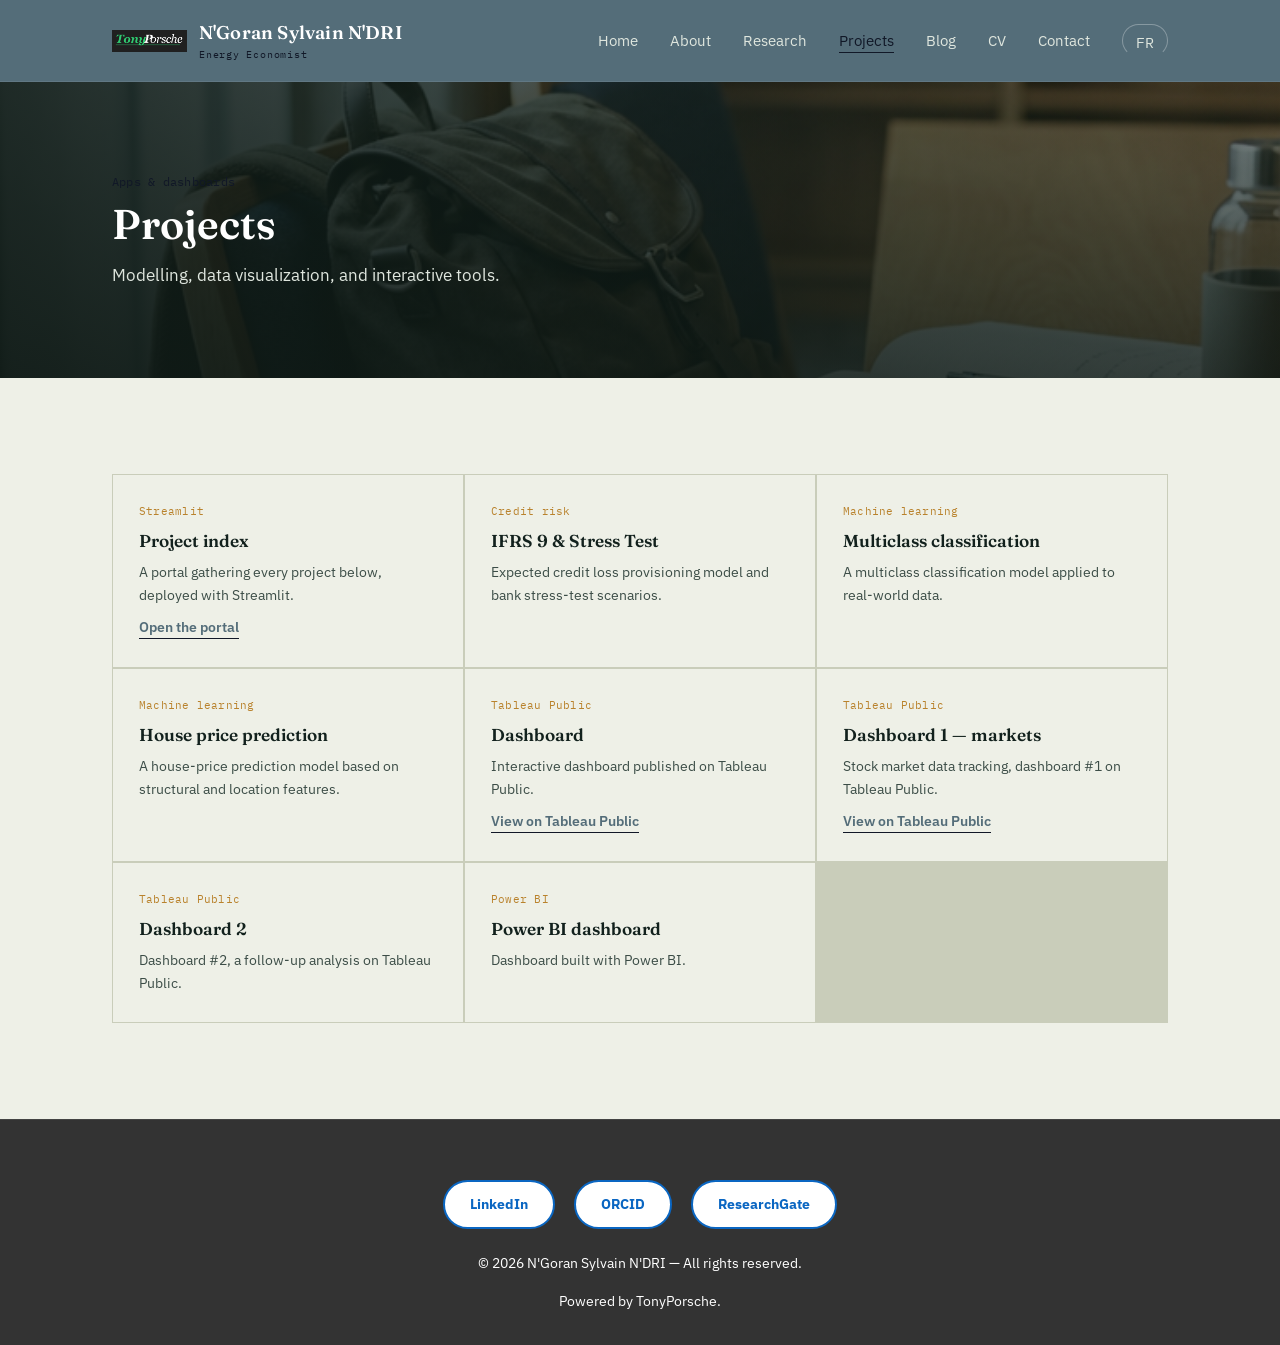
<file: en/projects.html>
<!DOCTYPE html>
<html lang="en">
<head>
<meta charset="UTF-8">
<meta name="viewport" content="width=device-width, initial-scale=1.0">
<title>Projects - N'Goran Sylvain N'DRI</title>

<link rel="preconnect" href="https://fonts.googleapis.com">
<link rel="preconnect" href="https://fonts.gstatic.com" crossorigin>
<link href="https://fonts.googleapis.com/css2?family=Fraunces:ital,opsz,wght@0,9..144,400;0,9..144,600;1,9..144,500&family=IBM+Plex+Sans:wght@400;500;600&family=IBM+Plex+Mono:wght@400;500&display=swap" rel="stylesheet">
<link rel="stylesheet" href="../assets/css/style.css">
<link rel="icon" href="data:,">
</head>
<body>

<a class="skip-link" href="#main">Skip to content</a>

<header class="site-header">
  <nav class="nav">
    <a class="wordmark" href="index.html">
      <img class="wordmark-logo" src="../assets/img/logo.png" alt="" width="126" height="22" style="height:22px;width:auto;display:block;">
      <span>N'Goran Sylvain N'DRI<small>Energy Economist</small></span>
    </a>
    <button class="nav-toggle" aria-expanded="false" aria-label="Open menu">☰</button>
    <ul class="nav-links">
      <li><a href="index.html">Home</a></li>
      <li><a href="about.html">About</a></li>
      <li><a href="research.html">Research</a></li>
      <li><a href="projects.html" aria-current="page">Projects</a></li>
      <li><a href="blog.html">Blog</a></li>
      <li><a href="cv.html">CV</a></li>
      <li><a href="contact.html">Contact</a></li>
      <li><a class="lang-link" href="../projets.html">FR</a></li>
    </ul>
  </nav>
</header>

<main id="main">

  <section class="page-banner banner-photo" style="background-image:url('../assets/img/banners/project.webp');">
    <div class="container">
      <span class="eyebrow">Apps &amp; dashboards</span>
      <h1>Projects</h1>
      <p>Modelling, data visualization, and interactive tools.</p>
    </div>
  </section>

  <section>
    <div class="container">
      <div class="project-grid">
        <div class="project-card">
          <span class="project-tag">Streamlit</span>
          <h3>Project index</h3>
          <p>A portal gathering every project below, deployed with Streamlit.</p>
          <a href="https://sylvainndri-ndri-index-3czarp.streamlit.app/" target="_blank" rel="noopener">Open the portal</a>
        </div>
        <div class="project-card">
          <span class="project-tag">Credit risk</span>
          <h3>IFRS 9 & Stress Test</h3>
          <p>Expected credit loss provisioning model and bank stress-test scenarios.</p>
        </div>
        <div class="project-card">
          <span class="project-tag">Machine learning</span>
          <h3>Multiclass classification</h3>
          <p>A multiclass classification model applied to real-world data.</p>
        </div>
        <div class="project-card">
          <span class="project-tag">Machine learning</span>
          <h3>House price prediction</h3>
          <p>A house-price prediction model based on structural and location features.</p>
        </div>
        <div class="project-card">
          <span class="project-tag">Tableau Public</span>
          <h3>Dashboard</h3>
          <p>Interactive dashboard published on Tableau Public.</p>
          <a href="https://public.tableau.com/app/profile/tony5276/viz/Tableaudebord_16713179649930/Tableaudebord" target="_blank" rel="noopener">View on Tableau Public</a>
        </div>
        <div class="project-card">
          <span class="project-tag">Tableau Public</span>
          <h3>Dashboard 1 — markets</h3>
          <p>Stock market data tracking, dashboard #1 on Tableau Public.</p>
          <a href="https://public.tableau.com/app/profile/tony5276/viz/Stock_16720822769790/Tableaudebord1" target="_blank" rel="noopener">View on Tableau Public</a>
        </div>
        <div class="project-card">
          <span class="project-tag">Tableau Public</span>
          <h3>Dashboard 2</h3>
          <p>Dashboard #2, a follow-up analysis on Tableau Public.</p>
        </div>
        <div class="project-card">
          <span class="project-tag">Power BI</span>
          <h3>Power BI dashboard</h3>
          <p>Dashboard built with Power BI.</p>
        </div>
      </div>
    </div>
  </section>

</main>

<footer class="site-footer">
  <div class="container">

    <!-- Boutons réseaux -->
<div style="text-align:center; margin-top:20px;">

    <a href="https://www.linkedin.com/in/sylvainndri/"
       target="_blank"
       style="
           display:inline-block;
           margin:8px;
           padding:12px 25px;
           background:#ffffff;
           color:#0A66C2;
           text-decoration:none;
           border-radius:30px;
           font-weight:bold;
           border:2px solid #0A66C2;">
        LinkedIn
    </a>

    <a href="https://orcid.org/0009-0001-8800-6380"
       target="_blank"
       style="
           display:inline-block;
           margin:8px;
           padding:12px 25px;
           background:#ffffff;
           color:#0A66C2;
           text-decoration:none;
           border-radius:30px;
           font-weight:bold;
           border:2px solid #0A66C2;">
        ORCID
    </a>

    <a href="https://www.researchgate.net/profile/Ngoran-Sylvain-Ndri"
       target="_blank"
       style="
           display:inline-block;
           margin:8px;
           padding:12px 25px;
           background:#ffffff;
           color:#0A66C2;
           text-decoration:none;
           border-radius:30px;
           font-weight:bold;
           border:2px solid #0A66C2;">
        ResearchGate
    </a>

</div>

    <!-- Copyright -->
    <span>© 2026 N'Goran Sylvain N'DRI — All rights reserved.</span>
    <span>Powered by TonyPorsche.</span>


  </div>
</footer>

<script src="../assets/js/script.js"></script>
</body>
</html>
</file>
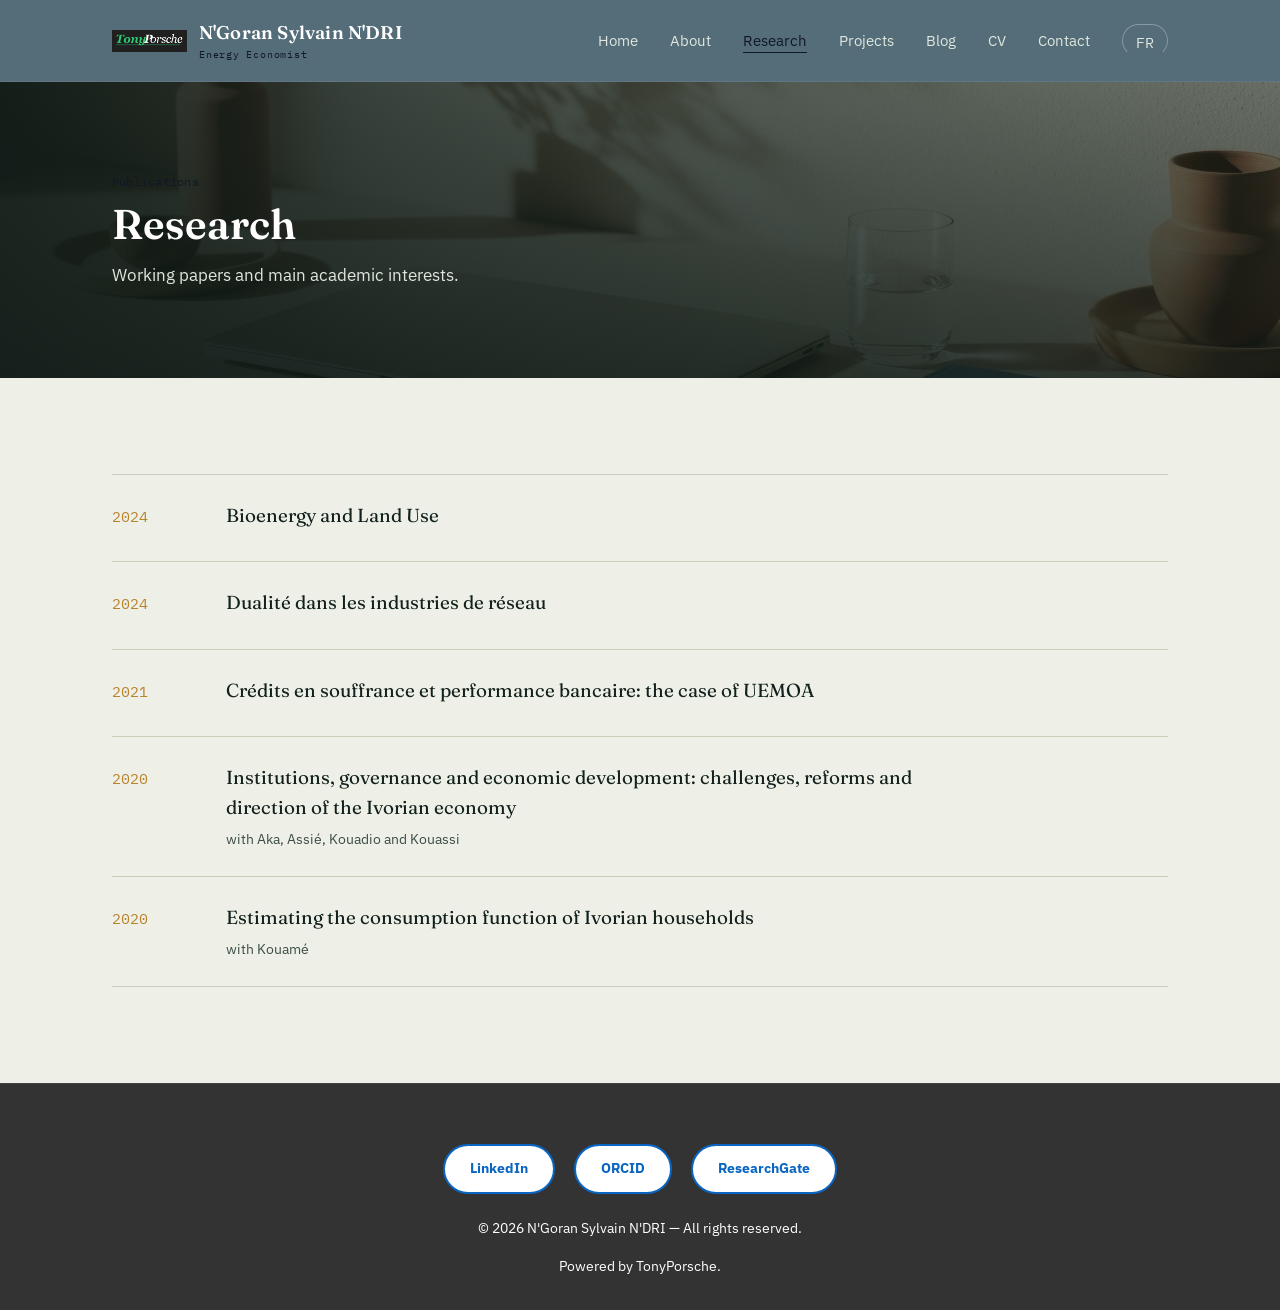
<file: en/research.html>
<!DOCTYPE html>
<html lang="en">
<head>
<meta charset="UTF-8">
<meta name="viewport" content="width=device-width, initial-scale=1.0">
<title>Research - N'Goran Sylvain N'DRI</title>

<link rel="preconnect" href="https://fonts.googleapis.com">
<link rel="preconnect" href="https://fonts.gstatic.com" crossorigin>
<link href="https://fonts.googleapis.com/css2?family=Fraunces:ital,opsz,wght@0,9..144,400;0,9..144,600;1,9..144,500&family=IBM+Plex+Sans:wght@400;500;600&family=IBM+Plex+Mono:wght@400;500&display=swap" rel="stylesheet">
<link rel="stylesheet" href="../assets/css/style.css">
<link rel="icon" href="data:,">
</head>
<body>

<a class="skip-link" href="#main">Skip to content</a>

<header class="site-header">
  <nav class="nav">
    <a class="wordmark" href="index.html">
      <img class="wordmark-logo" src="../assets/img/logo.png" alt="" width="126" height="22" style="height:22px;width:auto;display:block;">
      <span>N'Goran Sylvain N'DRI<small>Energy Economist</small></span>
    </a>
    <button class="nav-toggle" aria-expanded="false" aria-label="Open menu">☰</button>
    <ul class="nav-links">
      <li><a href="index.html">Home</a></li>
      <li><a href="about.html">About</a></li>
      <li><a href="research.html" aria-current="page">Research</a></li>
      <li><a href="projects.html">Projects</a></li>
      <li><a href="blog.html">Blog</a></li>
      <li><a href="cv.html">CV</a></li>
      <li><a href="contact.html">Contact</a></li>
      <li><a class="lang-link" href="../recherche.html">FR</a></li>
    </ul>
  </nav>
</header>

<main id="main">

  <section class="page-banner banner-photo" style="background-image:url('../assets/img/banners/research.jpg');">
    <div class="container">
      <span class="eyebrow">Publications</span>
      <h1>Research</h1>
      <p>Working papers and main academic interests.</p>
    </div>
  </section>

  <section>
    <div class="container">
      <ul class="paper-list">
        <li class="paper-item">
          <span class="paper-year">2024</span>
          <div>
            <p class="paper-title">Bioenergy and Land Use</p>
            
          </div>
        </li>
        <li class="paper-item">
          <span class="paper-year">2024</span>
          <div>
            <p class="paper-title">Dualité dans les industries de réseau</p>
            
          </div>
        </li>
        <li class="paper-item">
          <span class="paper-year">2021</span>
          <div>
            <p class="paper-title">Crédits en souffrance et performance bancaire: the case of UEMOA</p>
            
          </div>
        </li>
        <li class="paper-item">
          <span class="paper-year">2020</span>
          <div>
            <p class="paper-title">Institutions, governance and economic development: challenges, reforms and direction of the Ivorian economy</p>
            <p class="paper-coauthors">with Aka, Assié, Kouadio and Kouassi</p>
          </div>
        </li>
        <li class="paper-item">
          <span class="paper-year">2020</span>
          <div>
            <p class="paper-title">Estimating the consumption function of Ivorian households</p>
            <p class="paper-coauthors">with Kouamé</p>
          </div>
        </li>
      </ul>
    </div>
  </section>

</main>

<footer class="site-footer">
  <div class="container">

    <!-- Boutons réseaux -->
<div style="text-align:center; margin-top:20px;">

    <a href="https://www.linkedin.com/in/sylvainndri/"
       target="_blank"
       style="
           display:inline-block;
           margin:8px;
           padding:12px 25px;
           background:#ffffff;
           color:#0A66C2;
           text-decoration:none;
           border-radius:30px;
           font-weight:bold;
           border:2px solid #0A66C2;">
        LinkedIn
    </a>

    <a href="https://orcid.org/0009-0001-8800-6380"
       target="_blank"
       style="
           display:inline-block;
           margin:8px;
           padding:12px 25px;
           background:#ffffff;
           color:#0A66C2;
           text-decoration:none;
           border-radius:30px;
           font-weight:bold;
           border:2px solid #0A66C2;">
        ORCID
    </a>

    <a href="https://www.researchgate.net/profile/Ngoran-Sylvain-Ndri"
       target="_blank"
       style="
           display:inline-block;
           margin:8px;
           padding:12px 25px;
           background:#ffffff;
           color:#0A66C2;
           text-decoration:none;
           border-radius:30px;
           font-weight:bold;
           border:2px solid #0A66C2;">
        ResearchGate
    </a>

</div>

    <!-- Copyright -->
    <span>© 2026 N'Goran Sylvain N'DRI — All rights reserved.</span>
    <span>Powered by TonyPorsche.</span>


  </div>
</footer>

<script src="../assets/js/script.js"></script>
</body>
</html>
</file>
<file: assets/css/style.css>
/* ============================================================
   N'Goran Sylvain N'DRI — site personnel (version multi-pages)
   Design : transition énergétique — une courbe qui décline
   (fossile) croise une courbe qui monte (renouvelables).
   Encre profonde + papier froid + accent voltage.
   ============================================================ */

:root{
  --ink:        #12211d;
  --ink-soft:   #3c4d47;
  --paper:      #eef0e7;
  --paper-2:    #e4e7db;
  --line:       #c9cdba;
  --teal:       #546D79;
  --teal-2:     #204540;
  --paper-on-teal: #dfe6de;
  --amber:       #111827;
  --amber-dim:  #b9822c;
  --fossil:     #8a7a63;
  --renew:      #3f8f68;

  --font-display: "Fraunces", "Iowan Old Style", "Palatino Linotype", serif;
  --font-body: "IBM Plex Sans", -apple-system, "Segoe UI", sans-serif;
  --font-mono: "IBM Plex Mono", ui-monospace, SFMono-Regular, monospace;

  --measure: 62ch;
}

*, *::before, *::after{ box-sizing: border-box; }

html{ scroll-behavior: smooth; }

@media (prefers-reduced-motion: reduce){
  html{ scroll-behavior: auto; }
  *{ animation-duration: 0.01ms !important; animation-iteration-count: 1 !important; transition-duration: 0.01ms !important; }
}

body{
  margin: 0;
  background: var(--paper);
  color: var(--ink);
  font-family: var(--font-body);
  font-size: 17px;
  line-height: 1.6;
  -webkit-font-smoothing: antialiased;
}

img{ max-width: 100%; display: block; }
a{ color: inherit; }

h1, h2, h3{
  font-family: var(--font-display);
  font-weight: 600;
  line-height: 1.1;
  margin: 0;
}

p{ margin: 0 0 1em; max-width: var(--measure); }

.container{
  max-width: 1120px;
  margin: 0 auto;
  padding: 0 32px;
}

section{ padding: 96px 0; }

.eyebrow{
  font-family: var(--font-mono);
  font-size: 0.78rem;
  letter-spacing: 0.02em;
  color: var(--amber-dim);
  margin-bottom: 10px;
  display: block;
}

.section-head{
  display: flex;
  justify-content: space-between;
  align-items: flex-end;
  gap: 24px;
  margin-bottom: 48px;
  flex-wrap: wrap;
}

.section-head h2{ font-size: clamp(1.7rem, 3vw, 2.3rem); }

.section-head p{
  margin: 0;
  color: var(--ink-soft);
  max-width: 40ch;
}

/* -------------------- Skip link -------------------- */
.skip-link{
  position: absolute;
  left: -999px;
  top: 0;
  background: var(--amber);
  color: var(--teal);
  padding: 10px 16px;
  z-index: 200;
  font-weight: 600;
}
.skip-link:focus{ left: 12px; top: 12px; }

/* -------------------- Nav -------------------- */
.site-header{
  position: sticky;
  top: 0;
  z-index: 100;
  background: var(--teal);
  color: var(--paper-on-teal);
  border-bottom: 1px solid rgba(255,255,255,0.08);
}

.nav{
  display: flex;
  align-items: center;
  justify-content: space-between;
  padding: 18px 32px;
  max-width: 1120px;
  margin: 0 auto;
}

.wordmark{
  font-family: var(--font-display);
  font-size: 1.15rem;
  font-weight: 600;
  color: #fff;
  text-decoration: none;
  letter-spacing: 0.01em;
  display: flex;
  align-items: center;
  gap: 12px;
}

.wordmark-logo{
  height: 22px;
  width: auto;
  display: block;
}

.wordmark small{
  display: block;
  font-family: var(--font-mono);
  font-size: 0.62rem;
  font-weight: 400;
  color: var(--amber);
  letter-spacing: 0.08em;
}

.nav-links{
  display: flex;
  align-items: center;
  gap: 28px;
  list-style: none;
  margin: 0;
  padding: 0;
}

.nav-links li:not(:last-child){ margin-right: 4px; }

.nav-links a{
  text-decoration: none;
  font-size: 0.95rem;
  color: var(--paper-on-teal);
  border-bottom: 1px solid transparent;
  padding-bottom: 2px;
  transition: border-color 0.15s ease, color 0.15s ease;
}

.nav-links a:hover,
.nav-links a:focus-visible{
  color: var(--amber);
  border-color: var(--amber);
}

.nav-links a[aria-current="page"]{
  color: var(--amber);
  border-color: var(--amber);
}

.lang-link{
  display: inline-block;
  border: 1px solid rgba(255,255,255,0.3);
  border-radius: 999px;
  padding: 5px 13px;
  font-family: var(--font-mono);
  font-size: 0.72rem;
  text-decoration: none !important;
}
.lang-link:hover{ border-color: var(--amber); color: var(--amber) !important; }

.nav-toggle{
  display: none;
  background: none;
  border: 1px solid rgba(255,255,255,0.3);
  color: #fff;
  border-radius: 6px;
  padding: 6px 10px;
  font-size: 1rem;
  cursor: pointer;
}

/* -------------------- Bannières photo (hero + pages internes + contact) --------
   Chaque section peut recevoir sa propre photo de fond via un style="" inline
   (background-image). Un dégradé sombre (::before) garde le texte lisible
   par-dessus n'importe quelle image ; tant qu'aucune photo n'est fournie,
   c'est simplement le fond --teal qui s'affiche. */
.banner-photo{
  background-color: var(--teal);
  background-size: cover;
  background-position: center;
  background-repeat: no-repeat;
  position: relative;
}

.banner-photo::before{
  content: "";
  position: absolute;
  inset: 0;
  background:
    linear-gradient(90deg, rgba(15,26,22,0.88) 0%, rgba(15,26,22,0.6) 45%, rgba(15,26,22,0.3) 100%),
    linear-gradient(180deg, rgba(23,51,46,0.35) 0%, rgba(15,26,22,0.75) 100%);
  pointer-events: none;
}

.banner-photo > .container,
.banner-photo > *{
  position: relative;
  z-index: 1;
}

/* -------------------- Hero (page d'accueil) -------------------- */
.hero{
  color: var(--paper-on-teal);
  padding: 150px 0 96px;
  min-height: 56vh;
  display: flex;
  align-items: flex-end;
}

.hero .container{ max-width: 1120px; }

.hero-text{ max-width: 640px; }

.hero-eyebrow{
  font-family: var(--font-mono);
  font-size: 0.8rem;
  color: var(--amber);
  letter-spacing: 0.03em;
  margin-bottom: 18px;
  display: block;
}

.hero h1{
  color: #fff;
  font-size: clamp(2.2rem, 4.4vw, 3.4rem);
  margin-bottom: 22px;
}

.hero h1 em{ font-style: italic; color: var(--amber); }

.hero-lede{
  color: var(--paper-on-teal);
  font-size: 1.08rem;
  max-width: 46ch;
  margin-bottom: 34px;
}

.hero-actions{ display: flex; gap: 14px; flex-wrap: wrap; }

.btn{
  display: inline-block;
  font-family: var(--font-body);
  font-size: 0.95rem;
  font-weight: 600;
  text-decoration: none;
  padding: 12px 22px;
  border-radius: 3px;
  border: 1px solid transparent;
  cursor: pointer;
  transition: transform 0.12s ease, background 0.15s ease, color 0.15s ease, border-color .15s ease;
}
.btn:hover{ transform: translateY(-1px); }

.btn-primary{ background: var(--amber); color: var(--teal); }
.btn-primary:hover{ background: #eeb355; }

.btn-ghost{ background: transparent; color: #fff; border-color: rgba(255,255,255,0.4); }
.btn-ghost:hover{ border-color: #fff; }

.btn-outline{ background: transparent; color: var(--teal); border-color: var(--teal); }
.btn-outline:hover{ background: var(--teal); color: #fff; }

.home-intro{ padding: 88px 0; }
.home-intro .container{
  display: grid;
  grid-template-columns: 1fr auto;
  gap: 40px;
  align-items: end;
}
.home-intro p{ color: var(--ink-soft); font-size: 1.05rem; }

/* -------------------- Page banner (pages internes) -------------------- */
.page-banner{
  color: var(--paper-on-teal);
  padding: 90px 0 72px;
}
.page-banner .eyebrow{ color: var(--amber); }
.page-banner h1{
  color: #fff;
  font-size: clamp(1.9rem, 3.6vw, 2.6rem);
}
.page-banner p{ color: var(--paper-on-teal); margin-top: 14px; max-width: 52ch; }

/* -------------------- About -------------------- */
.about-grid{
  display: grid;
  grid-template-columns: 260px 1fr;
  gap: 56px;
}

.about-portrait img{ border-radius: 3px; border: 1px solid var(--line); }

.about-credentials{
  margin-top: 22px;
  padding-top: 18px;
  border-top: 1px solid var(--line);
  font-size: 0.88rem;
  color: var(--ink-soft);
}
.about-credentials dt{
  font-family: var(--font-mono);
  font-size: 0.7rem;
  color: var(--amber-dim);
  margin-top: 12px;
}
.about-credentials dt:first-child{ margin-top: 0; }
.about-credentials dd{ margin: 2px 0 0; }

.about-body p{ color: var(--ink-soft); }
.about-body strong{ color: var(--ink); }

.pull-goal{
  font-family: var(--font-display);
  font-size: 1.3rem;
  line-height: 1.4;
  color: var(--teal);
  border-left: 3px solid var(--amber);
  padding-left: 20px;
  margin: 28px 0 0;
  max-width: 52ch;
}

/* -------------------- Research -------------------- */
.paper-list{ list-style: none; margin: 0; padding: 0; border-top: 1px solid var(--line); }

.paper-item{
  display: grid;
  grid-template-columns: 90px 1fr;
  gap: 24px;
  padding: 26px 0;
  border-bottom: 1px solid var(--line);
}

.paper-year{ font-family: var(--font-mono); color: var(--amber-dim); font-size: 0.95rem; padding-top: 3px; }
.paper-title{ font-family: var(--font-display); font-size: 1.18rem; color: var(--ink); margin-bottom: 4px; }
.paper-coauthors{ font-size: 0.9rem; color: var(--ink-soft); margin: 0; }

/* -------------------- Projects -------------------- */
.project-grid{
  display: grid;
  grid-template-columns: repeat(auto-fill, minmax(270px, 1fr));
  gap: 2px;
  background: var(--line);
  border: 1px solid var(--line);
}

.project-card{
  background: var(--paper);
  padding: 28px 26px;
  display: flex;
  flex-direction: column;
  gap: 10px;
}

.project-tag{ font-family: var(--font-mono); font-size: 0.68rem; color: var(--amber-dim); letter-spacing: 0.02em; }
.project-card h3{ font-size: 1.08rem; font-family: var(--font-display); }
.project-card p{ font-size: 0.9rem; color: var(--ink-soft); margin: 0; flex-grow: 1; }
.project-card a{
  font-size: 0.88rem;
  font-weight: 600;
  color: var(--teal);
  text-decoration: none;
  border-bottom: 1px solid var(--amber);
  align-self: flex-start;
}
.project-card a:hover{ color: var(--amber-dim); }

/* -------------------- CV -------------------- */
.cv-box{
  display: flex;
  justify-content: space-between;
  align-items: center;
  gap: 24px;
  flex-wrap: wrap;
  background: var(--paper-2);
  border: 1px solid var(--line);
  padding: 36px 40px;
}
.cv-box p{ margin: 0; color: var(--ink-soft); max-width: 46ch; }
.cv-actions{ display: flex; gap: 12px; flex-wrap: wrap; }

.cv-notice{
  margin-top: 28px;
  font-size: 0.88rem;
  color: var(--ink-soft);
  border-left: 3px solid var(--line);
  padding-left: 16px;
}

/* -------------------- Contact -------------------- */
.contact-section{ background: var(--teal); color: var(--paper-on-teal); }
.contact-section h1, .contact-section h2{ color: #fff; }

.contact-grid{
  display: grid;
  grid-template-columns: 1.2fr 0.8fr;
  gap: 48px;
  align-items: start;
}

.contact-lede{ max-width: 46ch; color: var(--paper-on-teal); }

.social-list{ list-style: none; margin: 0; padding: 0; display: flex; flex-direction: column; gap: 2px; }
.social-list a{
  display: flex;
  justify-content: space-between;
  align-items: center;
  padding: 14px 0;
  border-bottom: 1px solid rgba(255,255,255,0.15);
  text-decoration: none;
  color: #fff;
  font-family: var(--font-display);
  font-size: 1.05rem;
}
.social-list a span.hint{ font-family: var(--font-mono); font-size: 0.7rem; color: var(--amber); }
.social-list a:hover{ color: var(--amber); }

/* -------------------- Footer -------------------- */
.site-footer{
  background: var(--teal);
  color: var(--paper-on-teal);
  padding: 26px 0 34px;
  font-size: 0.85rem;
  border-top: 1px solid rgba(255,255,255,0.08);
}
.site-footer .container{ display: flex; justify-content: space-between; gap: 16px; flex-wrap: wrap; }
.site-footer a{ color: var(--amber); text-decoration: none; }




.site-footer {
  background-color: #333333;
  color: #FFFFFF;
  text-align: center;
  padding: 2rem 0;
}

.site-footer .container {
  display: flex;
  flex-direction: column;
  align-items: center;
  gap: 1rem;
}

.footer-info {
  display: flex;
  flex-direction: column;
  align-items: center;
  gap: 0.35rem;
}

.footer-links {
  display: flex;
  justify-content: center;
  align-items: center;
  gap: 0.75rem;
  margin-top: 0.5rem;
}

.footer-links a {
  display: inline-block;
  padding: 0.45rem 0.9rem;
  border: 1px solid #546D79;
  border-radius: 4px;
  color: #546D79;
  text-decoration: none;
  font-size: 0.75rem;
  font-weight: 500;
  letter-spacing: 0.04em;
  transition: all 0.2s ease;
}

.footer-links a:hover {
  background-color: #546D79;
  color: #fff;
}

/*--------------------------------- social list ---------------------------*/
.footer-links {
  display: flex;
  justify-content: center;
  align-items: center;
  gap: 10px;
  margin-bottom: 1rem;
}

.footer-links a {
  display: flex;
  align-items: center;
  justify-content: center;

  min-width: 110px;
  height: 34px;
  box-sizing: border-box;

  /* Contour bleu */
  border: 1px solid #546D79;

  /* Fond blanc */
  background-color: #FFFFFF;

  /* Texte bleu */
  color: #546D79;

  border-radius: 4px;
  text-decoration: none;
  font-size: 0.75rem;
  font-weight: 500;

  transition: all 0.2s ease;
}

.footer-links a:hover {
  background-color: #546D79;
  color: #FFFFFF;
}


.social-list .hint {
  display: none;
}


/* -------------------- Responsive -------------------- */
@media (max-width: 860px){
  .hero{ padding: 120px 0 72px; min-height: 46vh; }
  .about-grid{ grid-template-columns: 1fr; }
  .about-portrait img{ max-width: 200px; }
  .contact-grid{ grid-template-columns: 1fr; }
  .home-intro .container{ grid-template-columns: 1fr; align-items: start; }
  section{ padding: 64px 0; }
}

@media (max-width: 680px){
  .nav-links{
    position: absolute;
    top: 100%;
    left: 0;
    right: 0;
    background: var(--teal);
    flex-direction: column;
    align-items: flex-start;
    padding: 18px 32px 26px;
    gap: 16px;
    display: none;
    border-bottom: 1px solid rgba(255,255,255,0.1);
  }
  .nav-links.open{ display: flex; }
  .nav-toggle{ display: inline-block; }
  .cv-box{ flex-direction: column; align-items: flex-start; }
}

a:focus-visible, button:focus-visible{ outline: 2px solid var(--amber); outline-offset: 2px; }
</file>
